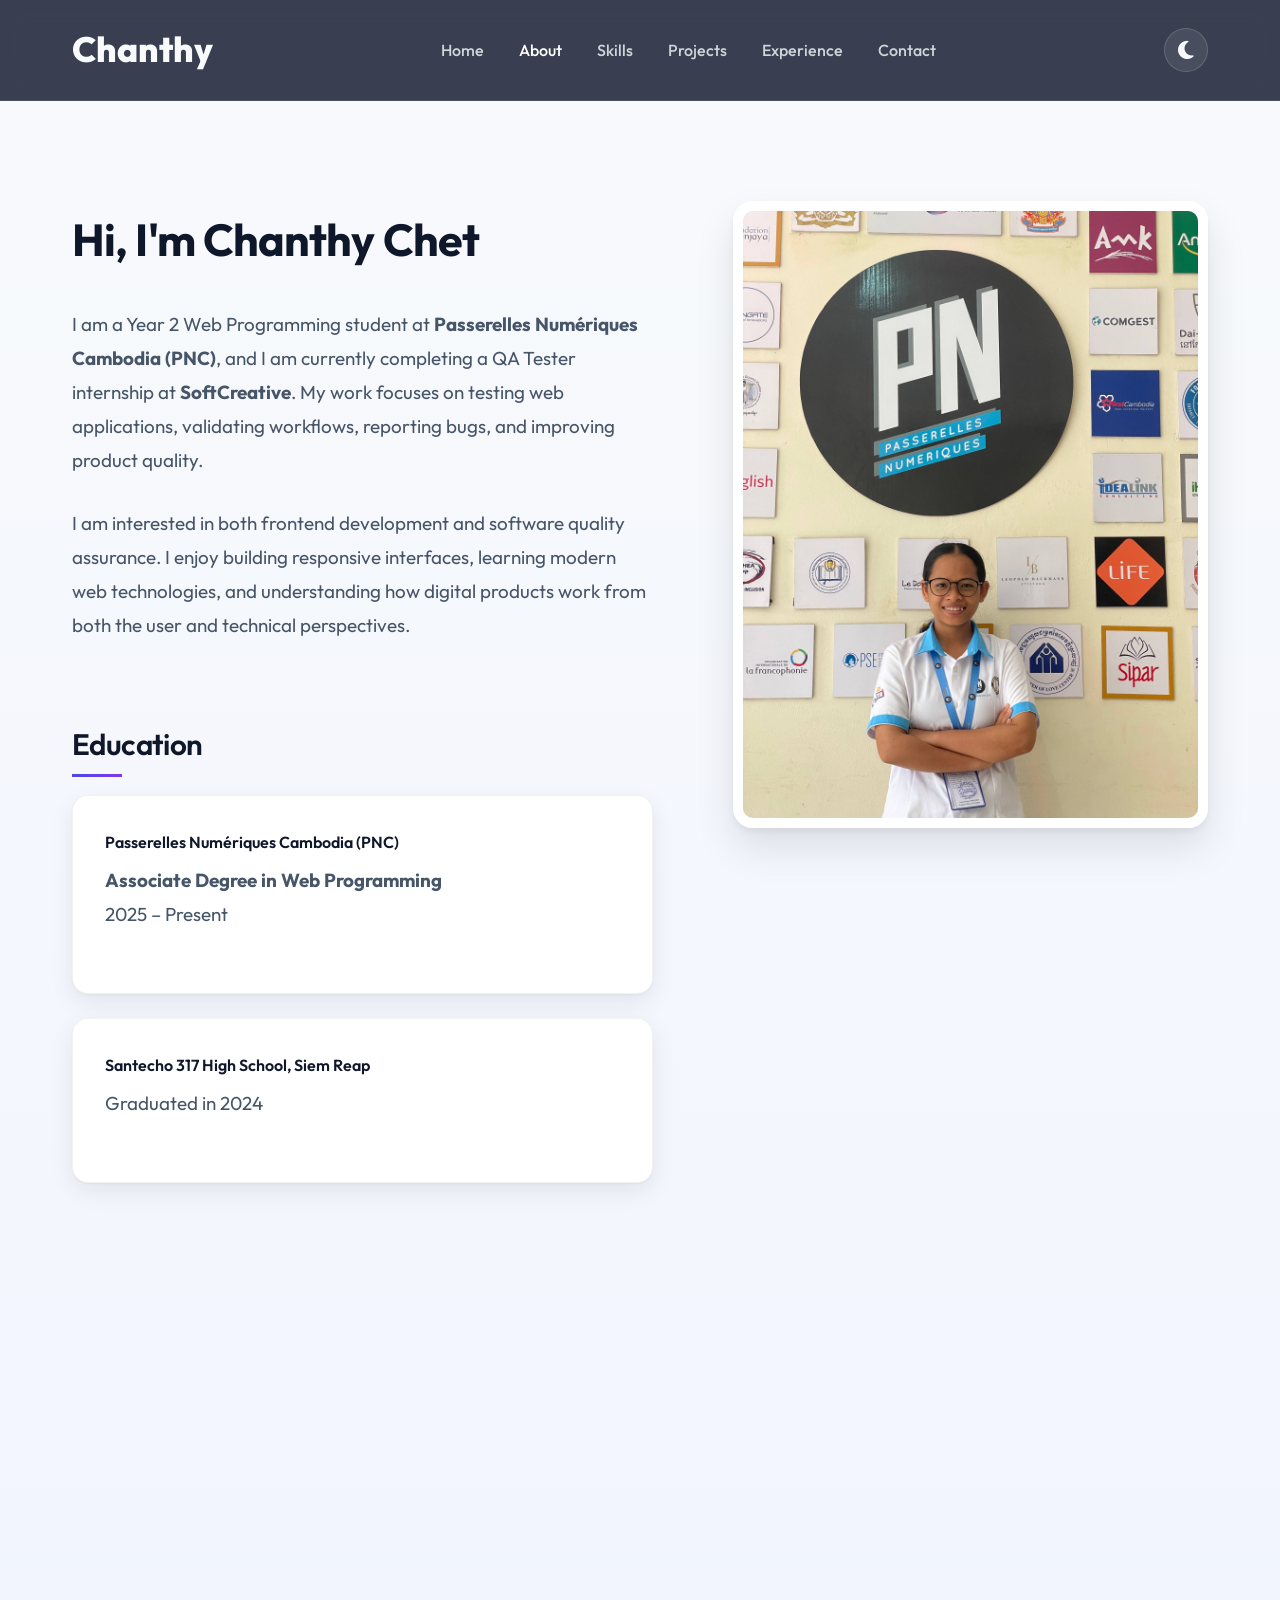
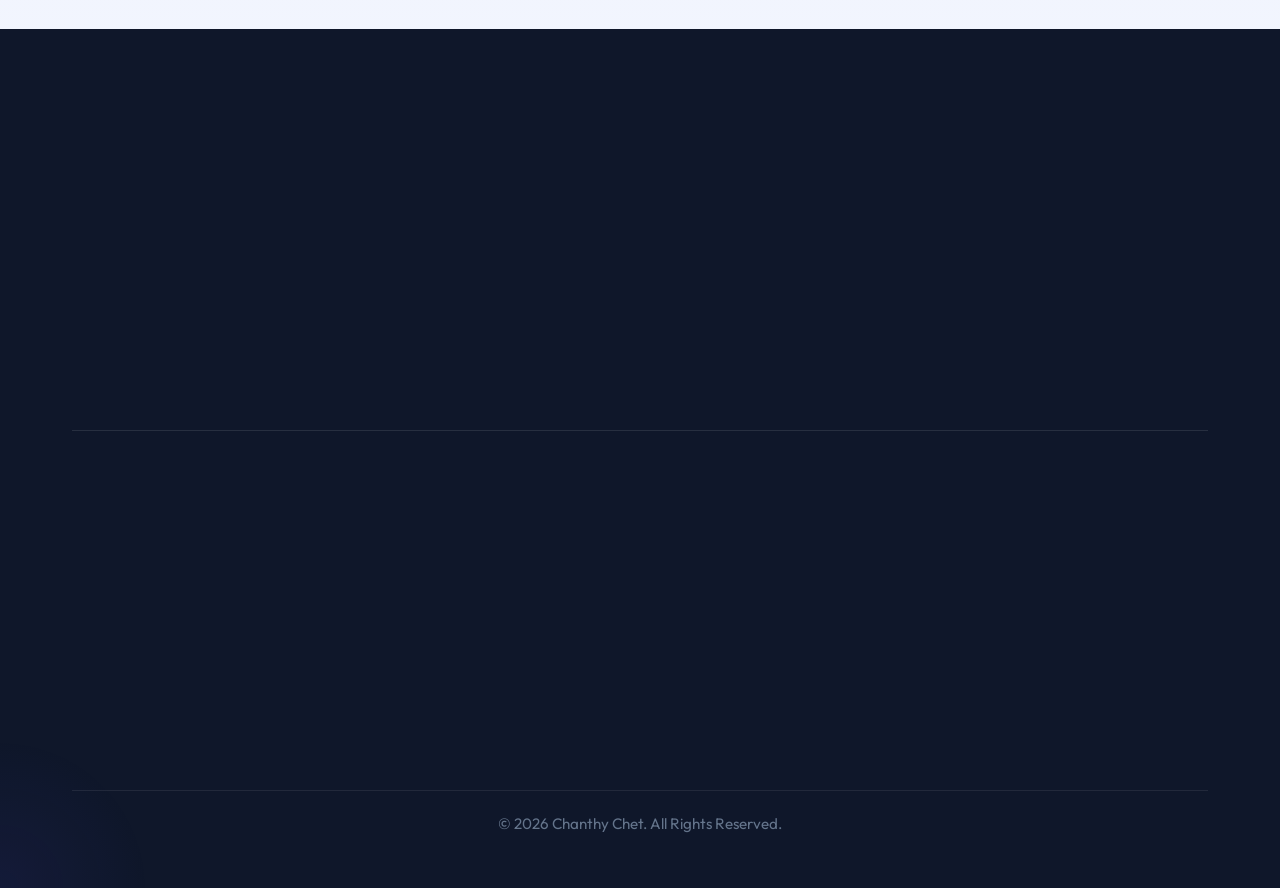
<file: pages/about.html>
<!DOCTYPE html>
<html lang="en">
<head>
    <meta charset="UTF-8">
    <meta name="viewport" content="width=device-width, initial-scale=1.0">
    <title>About | Chanthy Chet</title>
    <link rel="stylesheet" href="../css/about.css">
    <link rel="stylesheet" href="https://cdnjs.cloudflare.com/ajax/libs/font-awesome/6.5.0/css/all.min.css">
</head>
<body>
    <!-- Navigation -->
    <nav class="navbar">
        <div class="nav-container">
            <a href="../index.html" class="logo">Chanthy</a>
            <div class="nav-links" id="navLinks">
                <a href="../index.html">Home</a>
                <a href="about.html" class="active">About</a>
                <a href="skills.html">Skills</a>
                <a href="projects.html">Projects</a>
                <a href="experience.html">Experience</a>
                <a href="contact.html">Contact</a>
            </div>
            <button class="hamburger" id="hamburger" aria-label="Toggle menu"><i class="fas fa-bars"></i></button>
            <button class="theme-toggle" id="themeToggle" title="Toggle Dark Mode" aria-label="Toggle dark mode"><i class="fas fa-moon"></i></button>
        </div>
    </nav>



    <section class="about-content">
        <div class="container">
            <div class="about-grid">
                <!-- Left Column -->
                <div class="about-text">
                    <h2>Hi, I'm Chanthy Chet</h2>
                    <p>I am a Year 2 Web Programming student at <strong>Passerelles Numériques Cambodia (PNC)</strong>, and I am currently completing a QA Tester internship at <strong>SoftCreative</strong>. My work focuses on testing web applications, validating workflows, reporting bugs, and improving product quality.</p>
                    <p>I am interested in both frontend development and software quality assurance. I enjoy building responsive interfaces, learning modern web technologies, and understanding how digital products work from both the user and technical perspectives.</p>
                    
                    <h3>Education</h3>
                    <div class="education-item">
                        <h4>Passerelles Numériques Cambodia (PNC)</h4>
                        <p><strong>Associate Degree in Web Programming</strong><br>2025 – Present</p>
                    </div>
                    <div class="education-item">
                        <h4>Santecho 317 High School, Siem Reap</h4>
                        <p>Graduated in 2024</p>
                    </div>

                    <h3>Current Focus</h3>
                    <p>I am improving my manual testing skills, writing clear test cases, reporting bugs effectively, and expanding my knowledge in web development and AI-related technologies. I am looking for internship and junior-level opportunities where I can continue learning from experienced professionals.</p>
                </div>

                <!-- Right Column -->
                <div class="about-image">
                    <img src="../assets/images/profile.jpg" alt="Chanthy Chet">
                </div>
            </div>
        </div>
    </section>

     <!-- Footer -->
    <footer class="footer-section">
        <div class="footer-container">
            
            <!-- Top Section -->
            <div class="footer-top">
                <!-- About Me -->
                <div class="footer-col">
                    <h3>About Me</h3>
                    <p>I'm Chanthy Chet, a passionate frontend web developer specializing in creating modern and responsive websites. I love coding, design, and making the web beautiful and functional.</p>
                </div>

                <!-- Quick Links -->
                <div class="footer-col">
                    <h3>Quick Links</h3>
                    <ul>
                        <li><a href="../index.html">• Home</a></li>
                        <li><a href="about.html">• About</a></li>
                        <li><a href="skills.html">• Skills</a></li>
                        <li><a href="projects.html">• Projects</a></li>
                        <li><a href="contact.html">• Contact</a></li>
                    </ul>
                </div>

                <!-- Contact Info -->
                <div class="footer-col">
                    <h3>Contact Info</h3>
                    <ul class="contact-list">
                        <li><span>Email:</span> <a href="mailto:cthy4313@gmail.com">cthy4313@gmail.com</a></li>
                        <li><span>Phone:</span> +855 86 663 272</li>
                        <li><span>Location:</span> Phnom Penh, Cambodia</li>
                    </ul>
                </div>

                <!-- Follow Me -->
                <div class="footer-col">
                    <h3>Follow Me</h3>
                    <div class="social-icons">
                        <a href="https://github.com/CHANthy-thy" target="_blank"><i class="fab fa-github"></i></a>
                        <a href="https://www.linkedin.com/in/chanthy-chet-0b4408387" target="_blank"><i class="fab fa-linkedin"></i></a>
                        <a href="https://wa.me/85586663272" target="_blank"><i class="fab fa-whatsapp"></i></a>
                    </div>
                </div>
            </div>

            <div class="divider"></div>

            <!-- Bottom Section -->
            <div class="footer-bottom">
                <!-- Services -->
                <div class="footer-col">
                    <h3>Services</h3>
                    <ul>
                        <li>Web Developer</li>
                        <li>Graphic Design</li>
                        <li>UI/UX Design</li>
                        <li>QA Tester</li>
                        <li>Project Manager</li>
                    </ul>
                </div>

                <!-- Skills -->
                <div class="footer-col">
                    <h3>Skills</h3>
                    <ul>
                        <li>HTML5 & CSS3</li>
                        <li>JavaScript (ES6+)</li>
                        <li>React.js</li>
                        <li>Responsive Design</li>
                        <li>Git & Version Control</li>
                    </ul>
                </div>

                <!-- Newsletter -->
                <div class="footer-col newsletter-col">
                    <h3>Newsletter</h3>
                    <p>Subscribe to get the latest updates and news.</p>
                    <form class="footer-form">
                        <input type="email" placeholder="Your email address" required>
                        <button type="submit">Subscribe</button>
                    </form>
                </div>
            </div>

            <!-- Copyright -->
            <div class="copyright">
                © 2026 Chanthy Chet. All Rights Reserved.
            </div>
        </div>
    </footer>

    <script src="../js/main.js"></script>
</body>
</html>
</file>
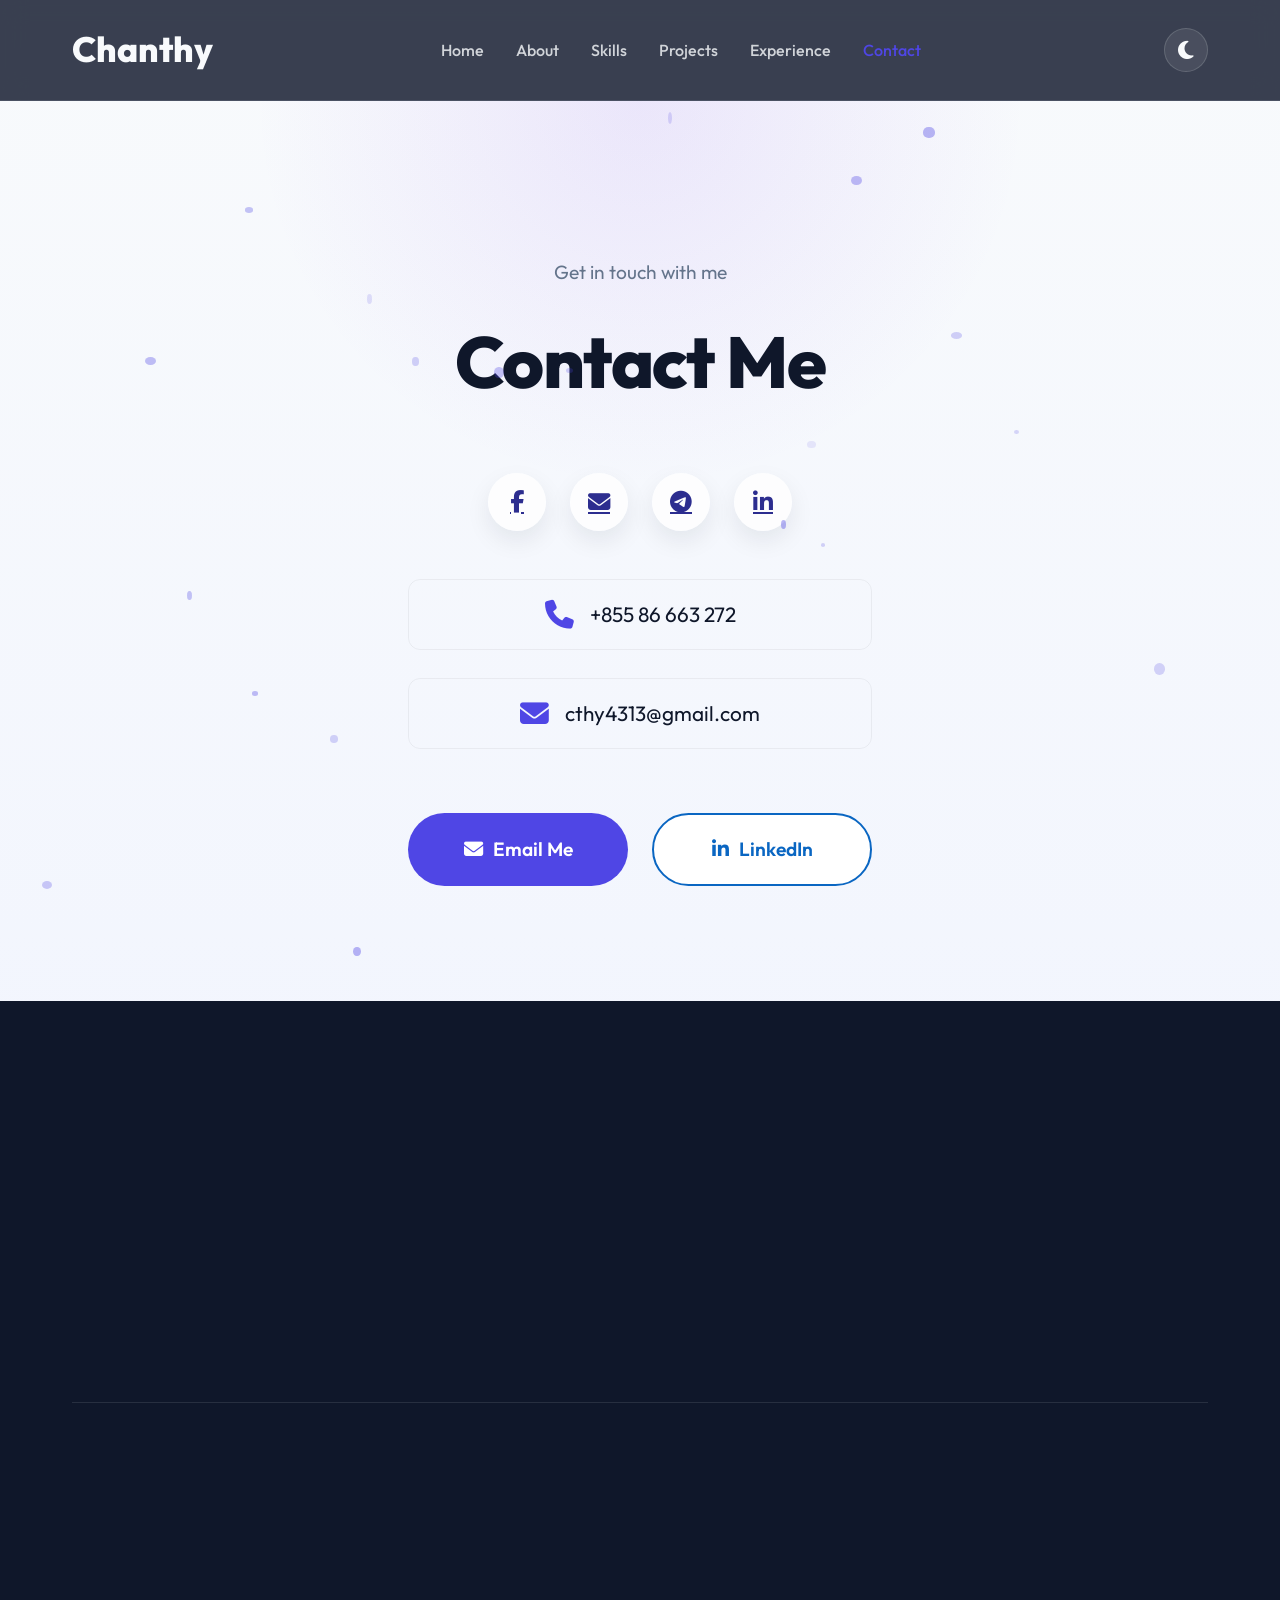
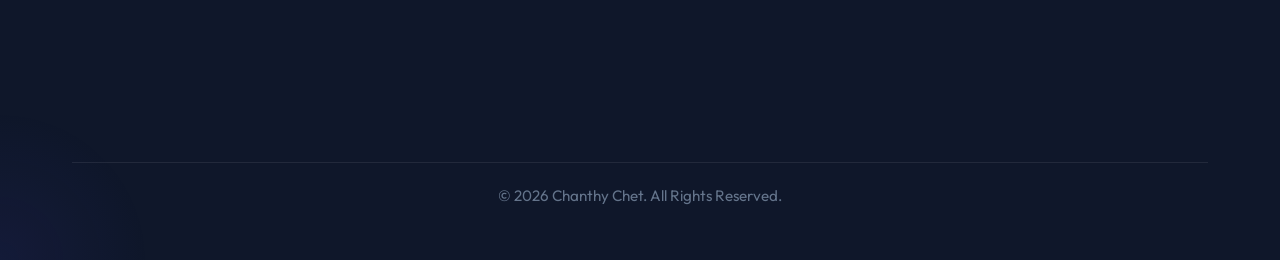
<file: pages/contact.html>
<!DOCTYPE html>
<html lang="en">
<head>
    <meta charset="UTF-8">
    <meta name="viewport" content="width=device-width, initial-scale=1.0">
    <title>Contact | Chanthy Chet</title>
    <link rel="stylesheet" href="../css/contact.css">
    <link rel="stylesheet" href="https://cdnjs.cloudflare.com/ajax/libs/font-awesome/6.5.0/css/all.min.css">
</head>
<body>
    <!-- Navigation -->
    <nav class="navbar">
        <div class="nav-container">
            <a href="../index.html" class="logo">Chanthy</a>
            <div class="nav-links" id="navLinks">
                <a href="../index.html">Home</a>
                <a href="about.html">About</a>
                <a href="skills.html">Skills</a>
                <a href="projects.html">Projects</a>
                <a href="experience.html">Experience</a>
                <a href="contact.html" class="active">Contact</a>
            </div>
            <button class="hamburger" id="hamburger" aria-label="Toggle menu"><i class="fas fa-bars"></i></button>
            <button class="theme-toggle" id="themeToggle" title="Toggle Dark Mode" aria-label="Toggle dark mode"><i class="fas fa-moon"></i></button>
        </div>
    </nav>

    <section class="contact-hero">
        <div class="container">
            <p class="get-in-touch">Get in touch with me</p>
            <h1>Contact Me</h1>

            <!-- Social Icons -->
            <div class="social-icons-top">
                <a href="https://www.facebook.com/share/18ey9axRV6/?mibextid=wwXIfr" target="_blank"><i class="fab fa-facebook-f"></i></a>
                <a href="mailto:cthy4313@gmail.com"><i class="fas fa-envelope"></i></a>
                <a href="https://t.me/chanthyCHET" target="_blank"><i class="fab fa-telegram-plane"></i></a>
                <a href="https://www.linkedin.com/in/chanthy-chet-0b4408387" target="_blank"><i class="fab fa-linkedin-in"></i></a>
            </div>

            <!-- Contact Info -->
            <div class="contact-info">
                <div class="info-item">
                    <i class="fas fa-phone"></i>
                    <a href="tel:+85586663272">+855 86 663 272</a>
                </div>
                <div class="info-item">
                    <i class="fas fa-envelope"></i>
                    <a href="mailto:cthy4313@gmail.com">cthy4313@gmail.com</a>
                </div>
            </div>

            <!-- Big Action Buttons -->
            <div class="action-buttons">
                <a href="mailto:cthy4313@gmail.com" class="btn email-btn">
                    <i class="fas fa-envelope"></i> Email Me
                </a>
                <a href="https://www.linkedin.com/in/chanthy-chet-0b4408387" target="_blank" class="btn linkedin-btn">
                    <i class="fab fa-linkedin-in"></i> LinkedIn
                </a>
            </div>
        </div>
    </section>

     <!-- Footer -->
    <footer class="footer-section">
        <div class="footer-container">
            
            <!-- Top Section -->
            <div class="footer-top">
                <!-- About Me -->
                <div class="footer-col">
                    <h3>About Me</h3>
                    <p>I'm Chanthy Chet, a passionate frontend web developer specializing in creating modern and responsive websites. I love coding, design, and making the web beautiful and functional.</p>
                </div>

                <!-- Quick Links -->
                <div class="footer-col">
                    <h3>Quick Links</h3>
                    <ul>
                        <li><a href="../index.html">• Home</a></li>
                        <li><a href="about.html">• About</a></li>
                        <li><a href="skills.html">• Skills</a></li>
                        <li><a href="projects.html">• Projects</a></li>
                        <li><a href="contact.html">• Contact</a></li>
                    </ul>
                </div>

                <!-- Contact Info -->
                <div class="footer-col">
                    <h3>Contact Info</h3>
                    <ul class="contact-list">
                        <li><span>Email:</span> <a href="mailto:cthy4313@gmail.com">cthy4313@gmail.com</a></li>
                        <li><span>Phone:</span> +855 86 663 272</li>
                        <li><span>Location:</span> Phnom Penh, Cambodia</li>
                    </ul>
                </div>

                <!-- Follow Me -->
                <div class="footer-col">
                    <h3>Follow Me</h3>
                    <div class="social-icons">
                        <a href="https://github.com/CHANthy-thy" target="_blank"><i class="fab fa-github"></i></a>
                        <a href="https://www.linkedin.com/in/chanthy-chet-0b4408387" target="_blank"><i class="fab fa-linkedin"></i></a>
                        <a href="https://wa.me/85586663272" target="_blank"><i class="fab fa-whatsapp"></i></a>
                    </div>
                </div>
            </div>

            <div class="divider"></div>

            <!-- Bottom Section -->
            <div class="footer-bottom">
                <!-- Services -->
                <div class="footer-col">
                    <h3>Services</h3>
                    <ul>
                        <li>Web Developer</li>
                        <li>Graphic Design</li>
                        <li>UI/UX Design</li>
                        <li>QA Tester</li>
                        <li>Project Manager</li>
                    </ul>
                </div>

                <!-- Skills -->
                <div class="footer-col">
                    <h3>Skills</h3>
                    <ul>
                        <li>HTML5 & CSS3</li>
                        <li>JavaScript (ES6+)</li>
                        <li>React.js</li>
                        <li>Responsive Design</li>
                        <li>Git & Version Control</li>
                    </ul>
                </div>

                <!-- Newsletter -->
                <div class="footer-col newsletter-col">
                    <h3>Newsletter</h3>
                    <p>Subscribe to get the latest updates and news.</p>
                    <form class="footer-form">
                        <input type="email" placeholder="Your email address" required>
                        <button type="submit">Subscribe</button>
                    </form>
                </div>
            </div>

            <!-- Copyright -->
            <div class="copyright">
                © 2026 Chanthy Chet. All Rights Reserved.
            </div>
        </div>
    </footer>

    <script src="../js/main.js"></script>
</body>
</html>
</file>
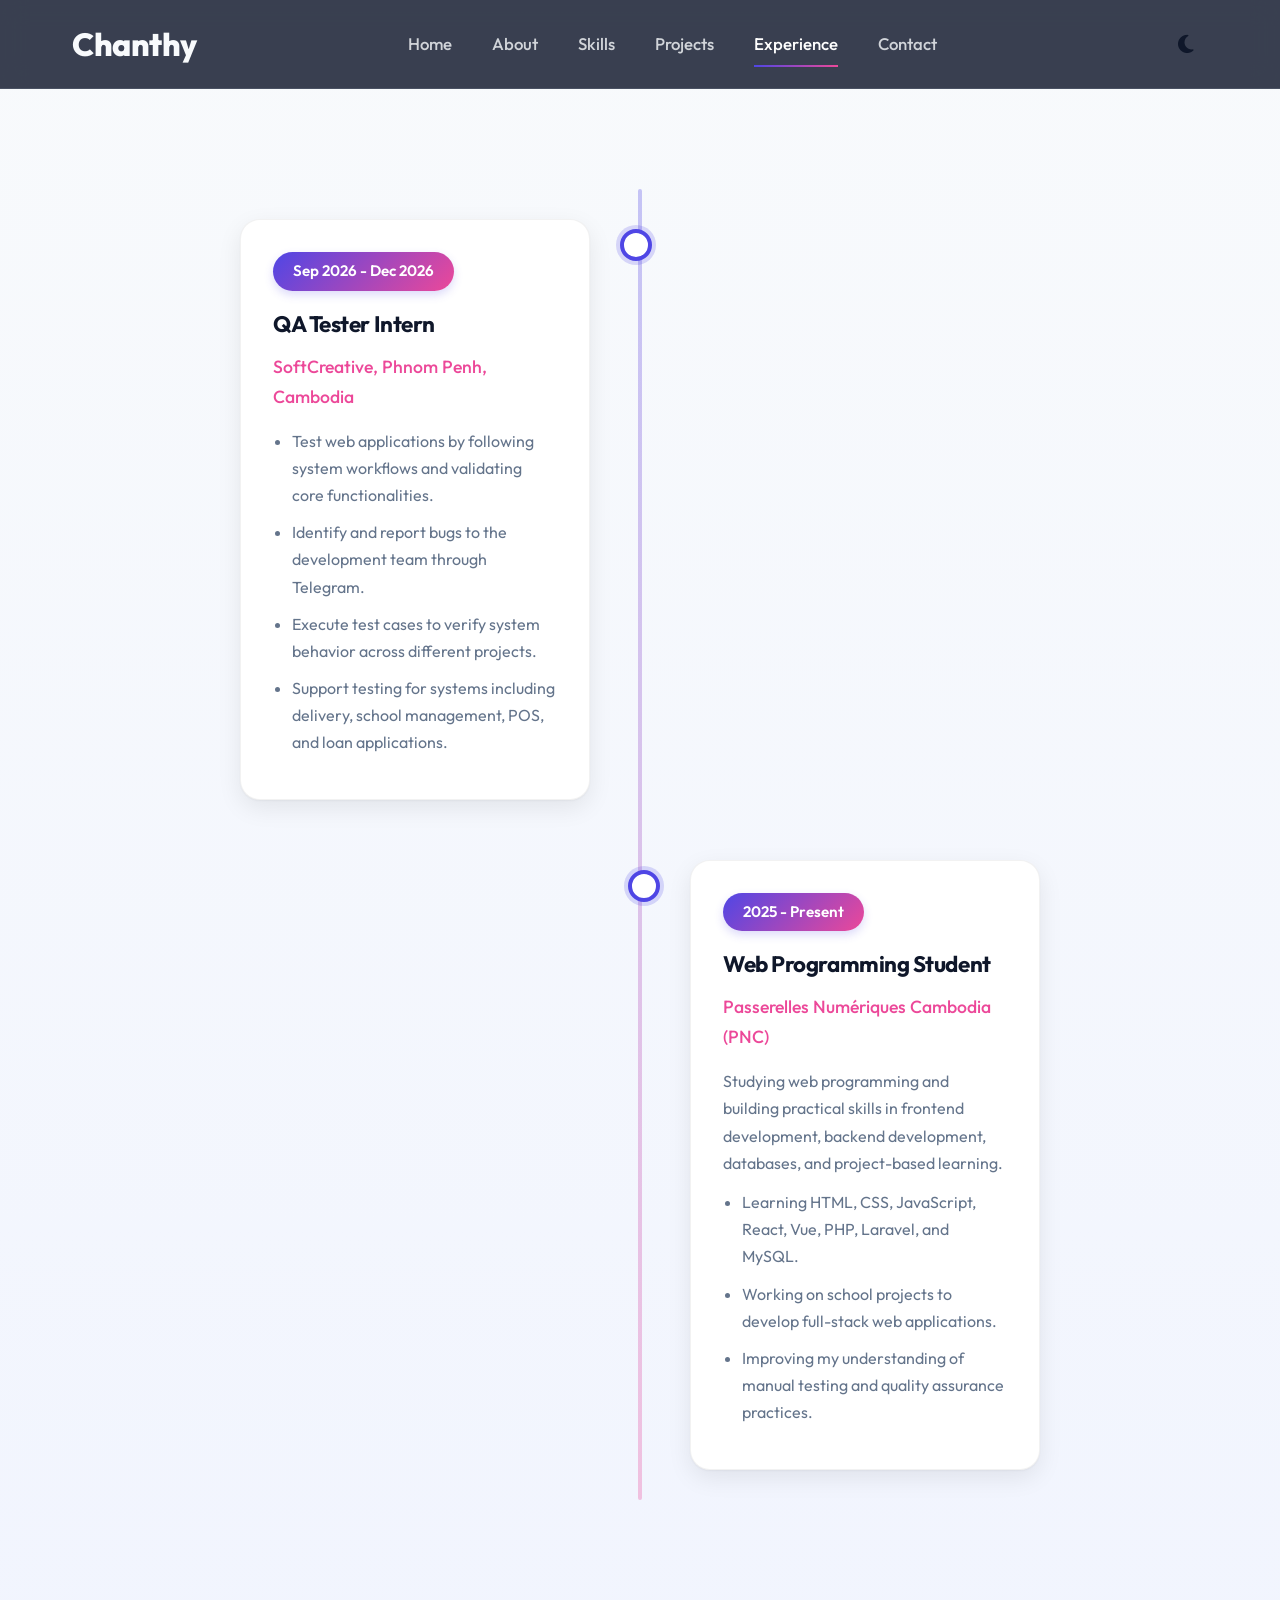
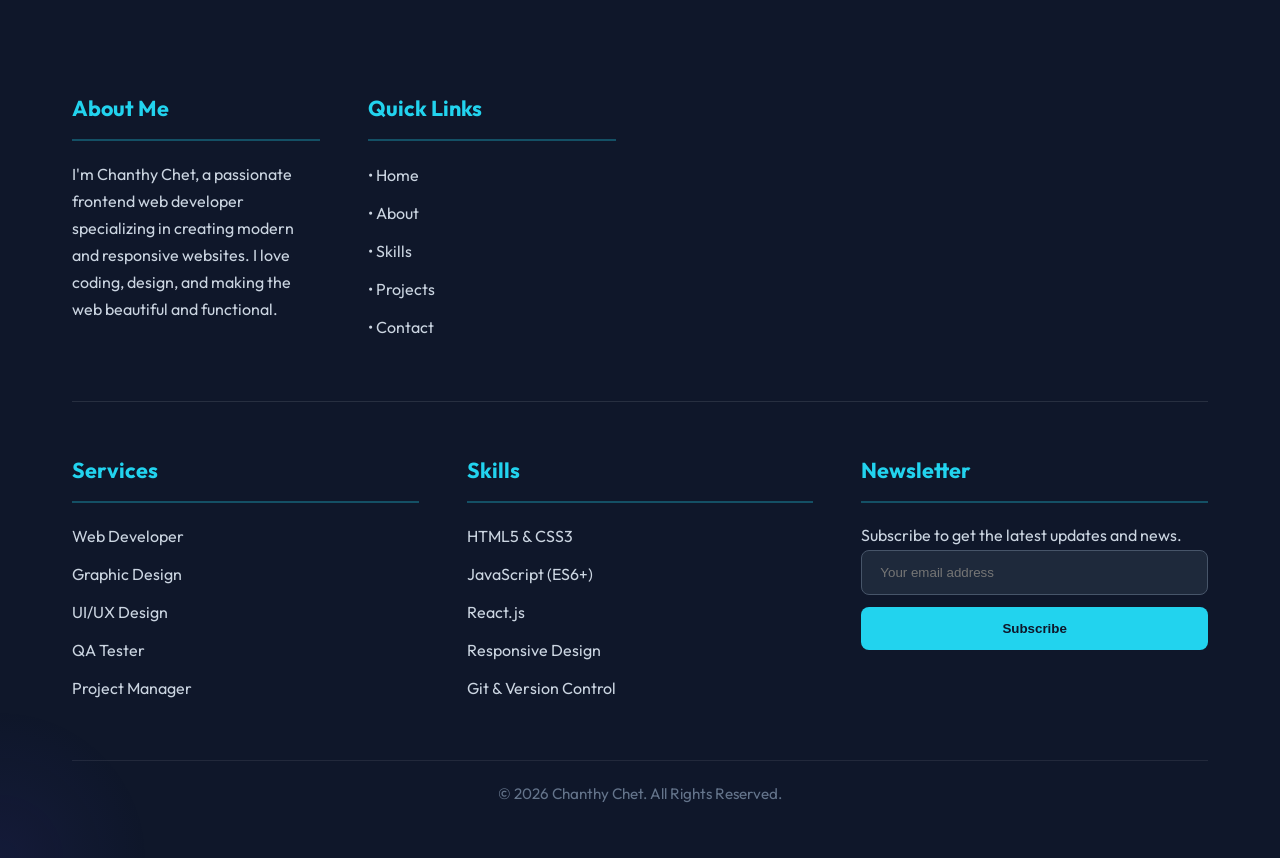
<file: pages/experience.html>
<!DOCTYPE html>
<html lang="en">
<head>
    <meta charset="UTF-8">
    <meta name="viewport" content="width=device-width, initial-scale=1.0">
    <title>Experience | Chanthy Chet</title>
    <link rel="stylesheet" href="../css/experience.css">
    <link rel="stylesheet" href="https://cdnjs.cloudflare.com/ajax/libs/font-awesome/6.5.0/css/all.min.css">
</head>
<body>
    <!-- Navigation -->
    <nav class="navbar">
        <div class="nav-container">
            <a href="../index.html" class="logo">Chanthy</a>
            <div class="nav-links" id="navLinks">
                <a href="../index.html">Home</a>
                <a href="about.html">About</a>
                <a href="skills.html">Skills</a>
                <a href="projects.html">Projects</a>
                <a href="experience.html" class="active">Experience</a>
                <a href="contact.html">Contact</a>
            </div>
            <button class="hamburger" id="hamburger" aria-label="Toggle menu"><i class="fas fa-bars"></i></button>
            <button class="theme-toggle" id="themeToggle" title="Toggle Dark Mode" aria-label="Toggle dark mode"><i class="fas fa-moon"></i></button>
        </div>
    </nav>


    <section class="experience-section">
        <div class="container">
            <div class="timeline">
                <div class="timeline-item">
                    <div class="timeline-content">
                        <span class="date">Sep 2026 - Dec 2026</span>
                        <h3>QA Tester Intern</h3>
                        <p class="company">SoftCreative, Phnom Penh, Cambodia</p>
                        <ul>
                            <li>Test web applications by following system workflows and validating core functionalities.</li>
                            <li>Identify and report bugs to the development team through Telegram.</li>
                            <li>Execute test cases to verify system behavior across different projects.</li>
                            <li>Support testing for systems including delivery, school management, POS, and loan applications.</li>
                        </ul>
                    </div>
                </div>

                <div class="timeline-item">
                    <div class="timeline-content">
                        <span class="date">2025 - Present</span>
                        <h3>Web Programming Student</h3>
                        <p class="company">Passerelles Numériques Cambodia (PNC)</p>
                        <p>Studying web programming and building practical skills in frontend development, backend development, databases, and project-based learning.</p>
                        <ul>
                            <li>Learning HTML, CSS, JavaScript, React, Vue, PHP, Laravel, and MySQL.</li>
                            <li>Working on school projects to develop full-stack web applications.</li>
                            <li>Improving my understanding of manual testing and quality assurance practices.</li>
                        </ul>
                    </div>
                </div>
            </div>
        </div>
    </section>

     <!-- Footer -->
    <footer class="footer-section">
        <div class="footer-container">
            
            <!-- Top Section -->
            <div class="footer-top">
                <!-- About Me -->
                <div class="footer-col">
                    <h3>About Me</h3>
                    <p>I'm Chanthy Chet, a passionate frontend web developer specializing in creating modern and responsive websites. I love coding, design, and making the web beautiful and functional.</p>
                </div>

                <!-- Quick Links -->
                <div class="footer-col">
                    <h3>Quick Links</h3>
                    <ul>
                        <li><a href="../index.html">• Home</a></li>
                        <li><a href="about.html">• About</a></li>
                        <li><a href="skills.html">• Skills</a></li>
                        <li><a href="projects.html">• Projects</a></li>
                        <li><a href="contact.html">• Contact</a></li>
                    </ul>
                </div>

                <!-- Contact Info -->
                <div class="footer-col">
                    <h3>Contact Info</h3>
                    <ul class="contact-list">
                        <li><span>Email:</span> <a href="mailto:cthy4313@gmail.com">cthy4313@gmail.com</a></li>
                        <li><span>Phone:</span> +855 86 663 272</li>
                        <li><span>Location:</span> Phnom Penh, Cambodia</li>
                    </ul>
                </div>

                <!-- Follow Me -->
                <div class="footer-col">
                    <h3>Follow Me</h3>
                    <div class="social-icons">
                        <a href="https://github.com/CHANthy-thy" target="_blank"><i class="fab fa-github"></i></a>
                        <a href="https://www.linkedin.com/in/chanthy-chet-0b4408387" target="_blank"><i class="fab fa-linkedin"></i></a>
                        <a href="https://wa.me/85586663272" target="_blank"><i class="fab fa-whatsapp"></i></a>
                    </div>
                </div>
            </div>

            <div class="divider"></div>

            <!-- Bottom Section -->
            <div class="footer-bottom">
                <!-- Services -->
                <div class="footer-col">
                    <h3>Services</h3>
                    <ul>
                        <li>Web Developer</li>
                        <li>Graphic Design</li>
                        <li>UI/UX Design</li>
                        <li>QA Tester</li>
                        <li>Project Manager</li>
                    </ul>
                </div>

                <!-- Skills -->
                <div class="footer-col">
                    <h3>Skills</h3>
                    <ul>
                        <li>HTML5 & CSS3</li>
                        <li>JavaScript (ES6+)</li>
                        <li>React.js</li>
                        <li>Responsive Design</li>
                        <li>Git & Version Control</li>
                    </ul>
                </div>

                <!-- Newsletter -->
                <div class="footer-col newsletter-col">
                    <h3>Newsletter</h3>
                    <p>Subscribe to get the latest updates and news.</p>
                    <form class="footer-form">
                        <input type="email" placeholder="Your email address" required>
                        <button type="submit">Subscribe</button>
                    </form>
                </div>
            </div>

            <!-- Copyright -->
            <div class="copyright">
                © 2026 Chanthy Chet. All Rights Reserved.
            </div>
        </div>
    </footer>

    <script src="../js/main.js"></script>
</body>
</html>
</file>
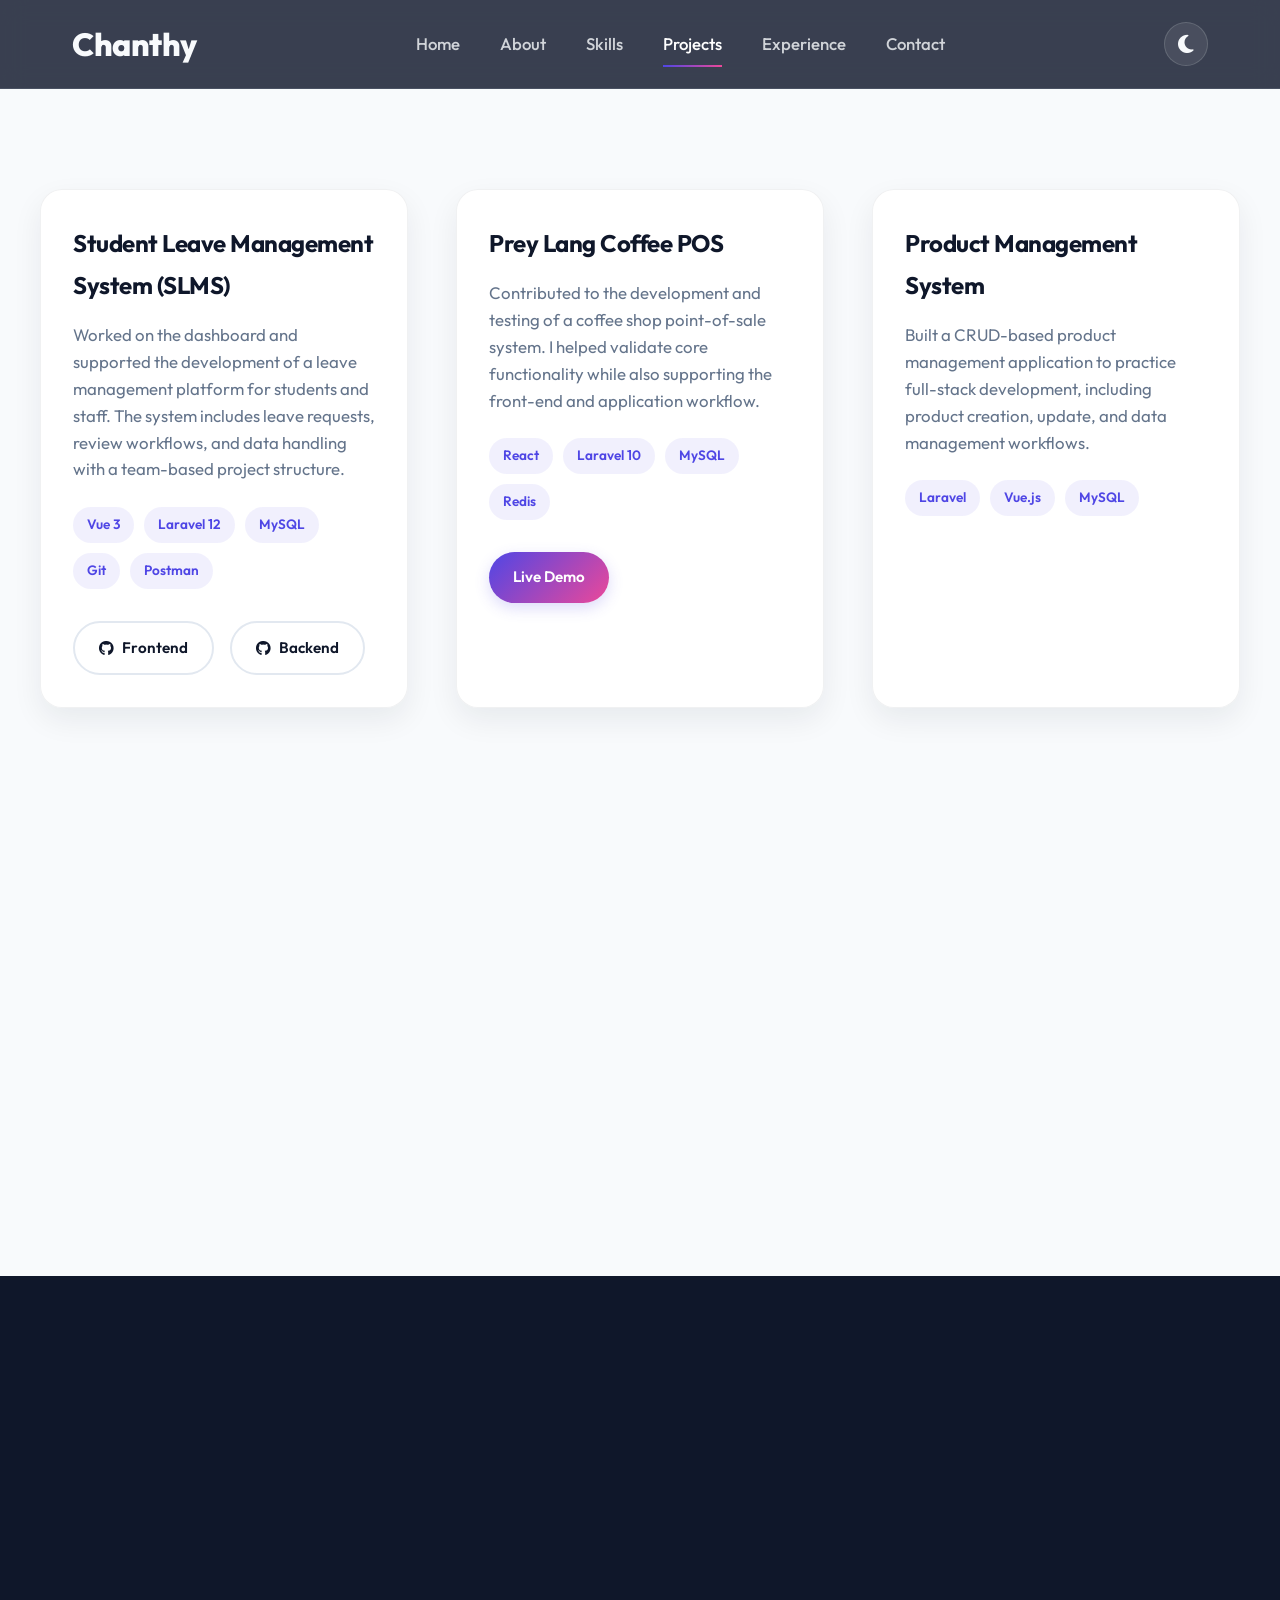
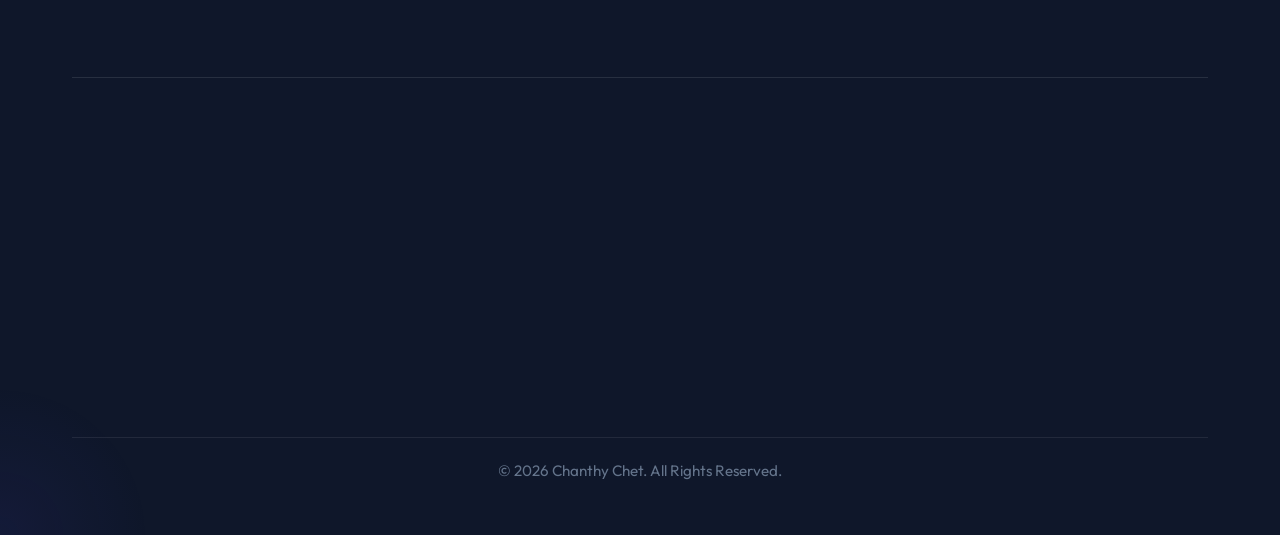
<file: pages/projects.html>
<!DOCTYPE html>
<html lang="en">
<head>
    <meta charset="UTF-8">
    <meta name="viewport" content="width=device-width, initial-scale=1.0">
    <title>Projects | Chanthy Chet</title>
    <link rel="stylesheet" href="../css/projects.css">
    <link rel="stylesheet" href="https://cdnjs.cloudflare.com/ajax/libs/font-awesome/6.5.0/css/all.min.css">
</head>
<body>
    <!-- Navigation -->
    <nav class="navbar">
        <div class="nav-container">
            <a href="../index.html" class="logo">Chanthy</a>
            <div class="nav-links" id="navLinks">
                <a href="../index.html">Home</a>
                <a href="about.html">About</a>
                <a href="skills.html">Skills</a>
                <a href="projects.html" class="active">Projects</a>
                <a href="experience.html">Experience</a>
                <a href="contact.html">Contact</a>
            </div>
            <button class="hamburger" id="hamburger" aria-label="Toggle menu"><i class="fas fa-bars"></i></button>
            <button class="theme-toggle" id="themeToggle" title="Toggle Dark Mode" aria-label="Toggle dark mode"><i class="fas fa-moon"></i></button>
        </div>
    </nav>



    <section class="projects-section">
        <div class="container">
            <div class="projects-grid">
                <div class="project-card">
                    <div class="project-image"></div>
                    <div class="project-info">
                        <h3>Student Leave Management System (SLMS)</h3>
                        <p>Worked on the dashboard and supported the development of a leave management platform for students and staff. The system includes leave requests, review workflows, and data handling with a team-based project structure.</p>
                        <div class="tech-stack">
                            <span>Vue 3</span>
                            <span>Laravel 12</span>
                            <span>MySQL</span>
                            <span>Git</span>
                            <span>Postman</span>
                        </div>
                        <div class="project-links">
                            <a href="https://github.com/G10-SLMS/G10-SLMS-FRONT" target="_blank" class="btn github"><i class="fab fa-github"></i> Frontend</a>
                            <a href="https://github.com/G10-SLMS/G10-SLMS-BACK" target="_blank" class="btn github"><i class="fab fa-github"></i> Backend</a>
                        </div>
                    </div>
                </div>

                <div class="project-card">
                    <div class="project-image"></div>
                    <div class="project-info">
                        <h3>Prey Lang Coffee POS</h3>
                        <p>Contributed to the development and testing of a coffee shop point-of-sale system. I helped validate core functionality while also supporting the front-end and application workflow.</p>
                        <div class="tech-stack">
                            <span>React</span>
                            <span>Laravel 10</span>
                            <span>MySQL</span>
                            <span>Redis</span>
                        </div>
                        <div class="project-links">
                            <a href="https://preylang-coffee-pos.shop" target="_blank" class="btn live">Live Demo</a>
                        </div>
                    </div>
                </div>

                <div class="project-card">
                    <div class="project-image"></div>
                    <div class="project-info">
                        <h3>Product Management System</h3>
                        <p>Built a CRUD-based product management application to practice full-stack development, including product creation, update, and data management workflows.</p>
                        <div class="tech-stack">
                            <span>Laravel</span>
                            <span>Vue.js</span>
                            <span>MySQL</span>
                        </div>
                        <div class="project-links">
                            <a href="https://github.com/CHANthy-thy/backend-product" target="_blank" class="btn github"><i class="fab fa-github"></i> Backend</a>
                            <a href="https://github.com/CHANthy-thy/fronted-product" target="_blank" class="btn github"><i class="fab fa-github"></i> Frontend</a>
                        </div>
                    </div>
                </div>

                <div class="project-card">
                    <div class="project-image"></div>
                    <div class="project-info">
                        <h3>Restaurant Management System</h3>
                        <p>Developed a restaurant management project using Node.js and MySQL to practice backend handling, data flow, and web application logic.</p>
                        <div class="tech-stack">
                            <span>Node.js</span>
                            <span>Express</span>
                            <span>MySQL</span>
                        </div>
                        <div class="project-links">
                            <a href="https://github.com/Yahoo-football/Node_Project_Restaurants" target="_blank" class="btn github"><i class="fab fa-github"></i> Source Code</a>
                        </div>
                    </div>
                </div>

                <div class="project-card">
                    <div class="project-image"></div>
                    <div class="project-info">
                        <h3>QA Testing Practice</h3>
                        <p>Worked on manual testing practice by creating test cases, checking user flows, and documenting bugs for websites and applications.</p>
                        <div class="tech-stack">
                            <span>Manual Testing</span>
                            <span>Test Cases</span>
                            <span>Bug Reporting</span>
                        </div>
                        <div class="project-links">
                            <a href="https://docs.google.com/spreadsheets/d/17OufPcQMGfCCV6n5oONb1FjNvcbuKyo5vKmjvS3j4H0/edit?gid=0#gid=0" target="_blank" class="btn live">Test Report</a>
                        </div>
                    </div>
                </div>

                <div class="project-card">
                    <div class="project-image"></div>
                    <div class="project-info">
                        <h3>Task Management System</h3>
                        <p>Created a small task management interface using HTML, CSS, and JavaScript to strengthen frontend logic and UI interaction design.</p>
                        <div class="tech-stack">
                            <span>HTML</span>
                            <span>CSS</span>
                            <span>JavaScript</span>
                        </div>
                        <div class="project-links">
                            <a href="https://javascript-project-task.vercel.app/#" target="_blank" class="btn live">Live Demo</a>
                        </div>
                    </div>
                </div>
            </div>
        </div>
    </section>

     <!-- Footer -->
    <footer class="footer-section">
        <div class="footer-container">
            
            <!-- Top Section -->
            <div class="footer-top">
                <!-- About Me -->
                <div class="footer-col">
                    <h3>About Me</h3>
                    <p>I'm Chanthy Chet, a passionate frontend web developer specializing in creating modern and responsive websites. I love coding, design, and making the web beautiful and functional.</p>
                </div>

                <!-- Quick Links -->
                <div class="footer-col">
                    <h3>Quick Links</h3>
                    <ul>
                        <li><a href="../index.html">• Home</a></li>
                        <li><a href="about.html">• About</a></li>
                        <li><a href="skills.html">• Skills</a></li>
                        <li><a href="projects.html">• Projects</a></li>
                        <li><a href="contact.html">• Contact</a></li>
                    </ul>
                </div>

                <!-- Contact Info -->
                <div class="footer-col">
                    <h3>Contact Info</h3>
                    <ul class="contact-list">
                        <li><span>Email:</span> <a href="mailto:cthy4313@gmail.com">cthy4313@gmail.com</a></li>
                        <li><span>Phone:</span> +855 86 663 272</li>
                        <li><span>Location:</span> Phnom Penh, Cambodia</li>
                    </ul>
                </div>

                <!-- Follow Me -->
                <div class="footer-col">
                    <h3>Follow Me</h3>
                    <div class="social-icons">
                        <a href="https://github.com/CHANthy-thy" target="_blank"><i class="fab fa-github"></i></a>
                        <a href="https://www.linkedin.com/in/chanthy-chet-0b4408387" target="_blank"><i class="fab fa-linkedin"></i></a>
                        <a href="https://wa.me/85586663272" target="_blank"><i class="fab fa-whatsapp"></i></a>
                    </div>
                </div>
            </div>

            <div class="divider"></div>

            <!-- Bottom Section -->
            <div class="footer-bottom">
                <!-- Services -->
                <div class="footer-col">
                    <h3>Services</h3>
                    <ul>
                        <li>Web Developer</li>
                        <li>Graphic Design</li>
                        <li>UI/UX Design</li>
                        <li>QA Tester</li>
                        <li>Project Manager</li>
                    </ul>
                </div>

                <!-- Skills -->
                <div class="footer-col">
                    <h3>Skills</h3>
                    <ul>
                        <li>HTML5 & CSS3</li>
                        <li>JavaScript (ES6+)</li>
                        <li>React.js</li>
                        <li>Responsive Design</li>
                        <li>Git & Version Control</li>
                    </ul>
                </div>

                <!-- Newsletter -->
                <div class="footer-col newsletter-col">
                    <h3>Newsletter</h3>
                    <p>Subscribe to get the latest updates and news.</p>
                    <form class="footer-form">
                        <input type="email" placeholder="Your email address" required>
                        <button type="submit">Subscribe</button>
                    </form>
                </div>
            </div>

            <!-- Copyright -->
            <div class="copyright">
                © 2026 Chanthy Chet. All Rights Reserved.
            </div>
        </div>
    </footer>

    <script src="../js/main.js"></script>
</body>
</html>
</file>
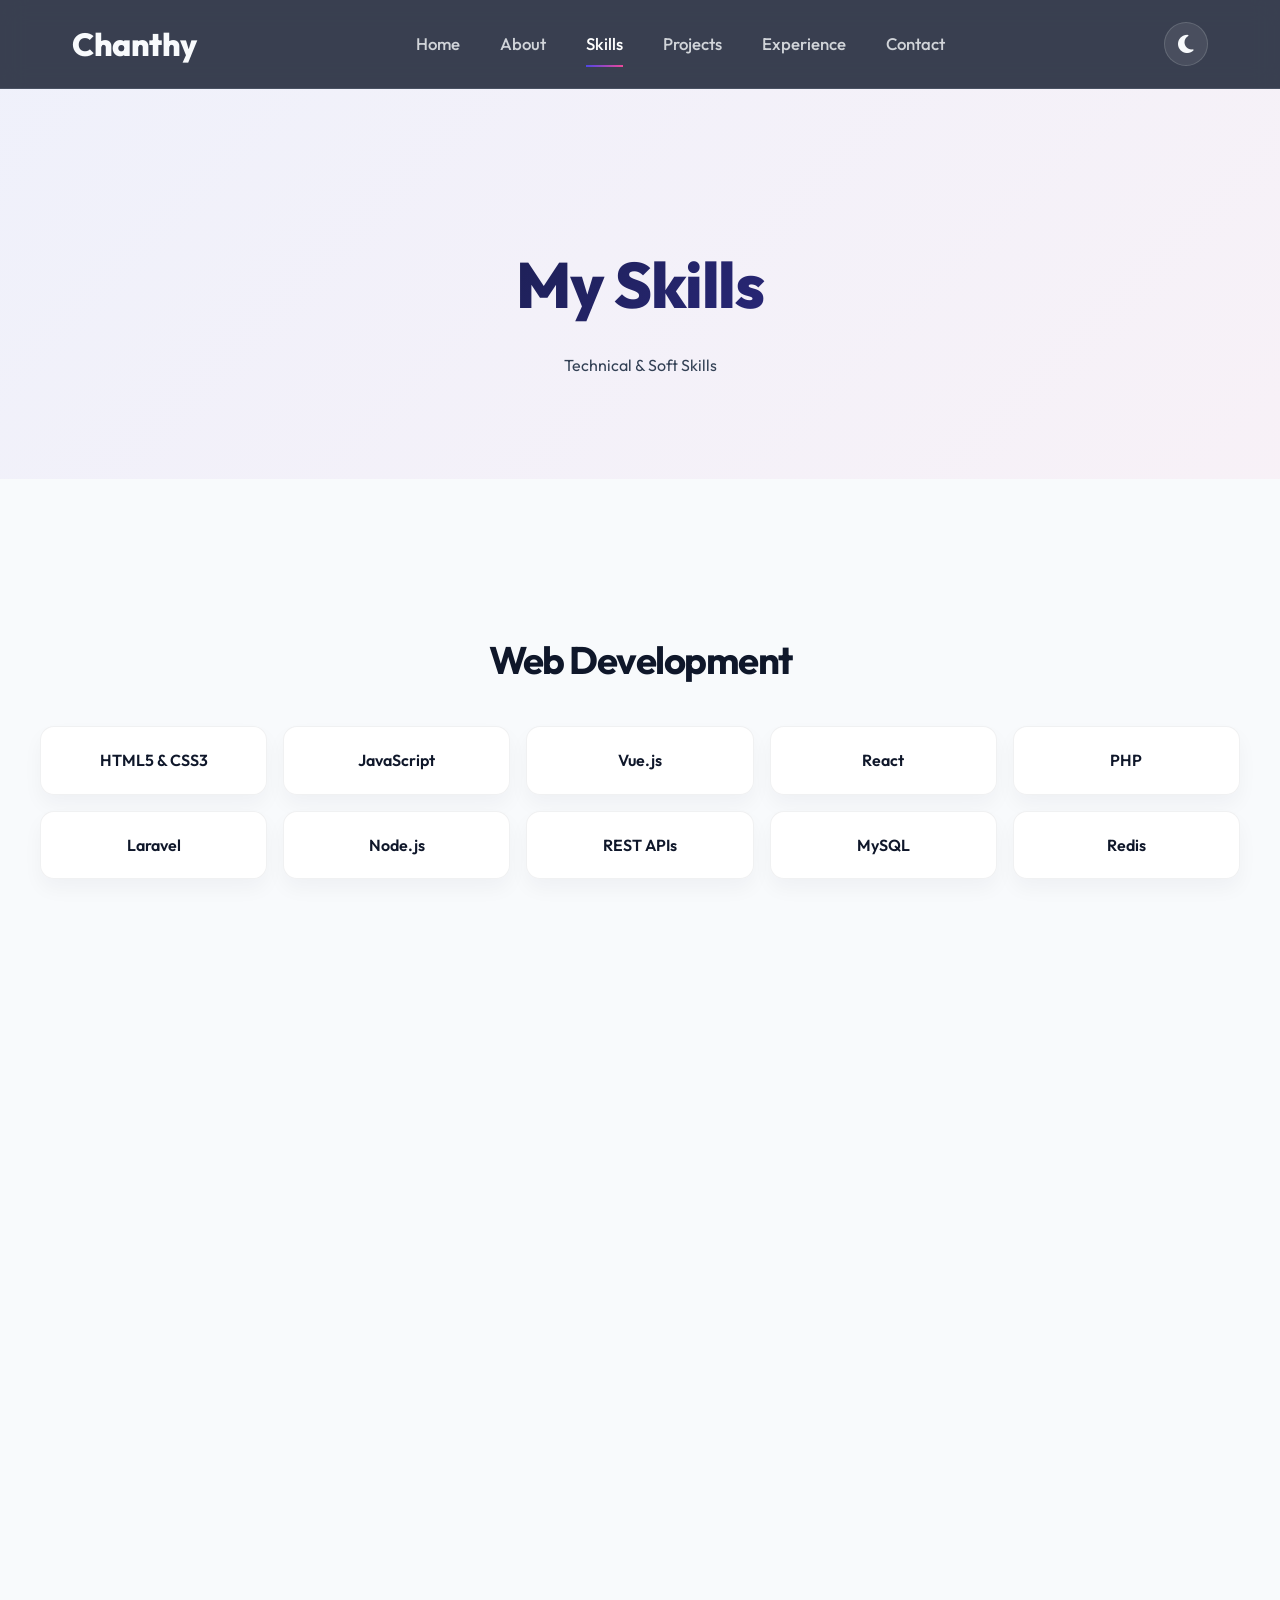
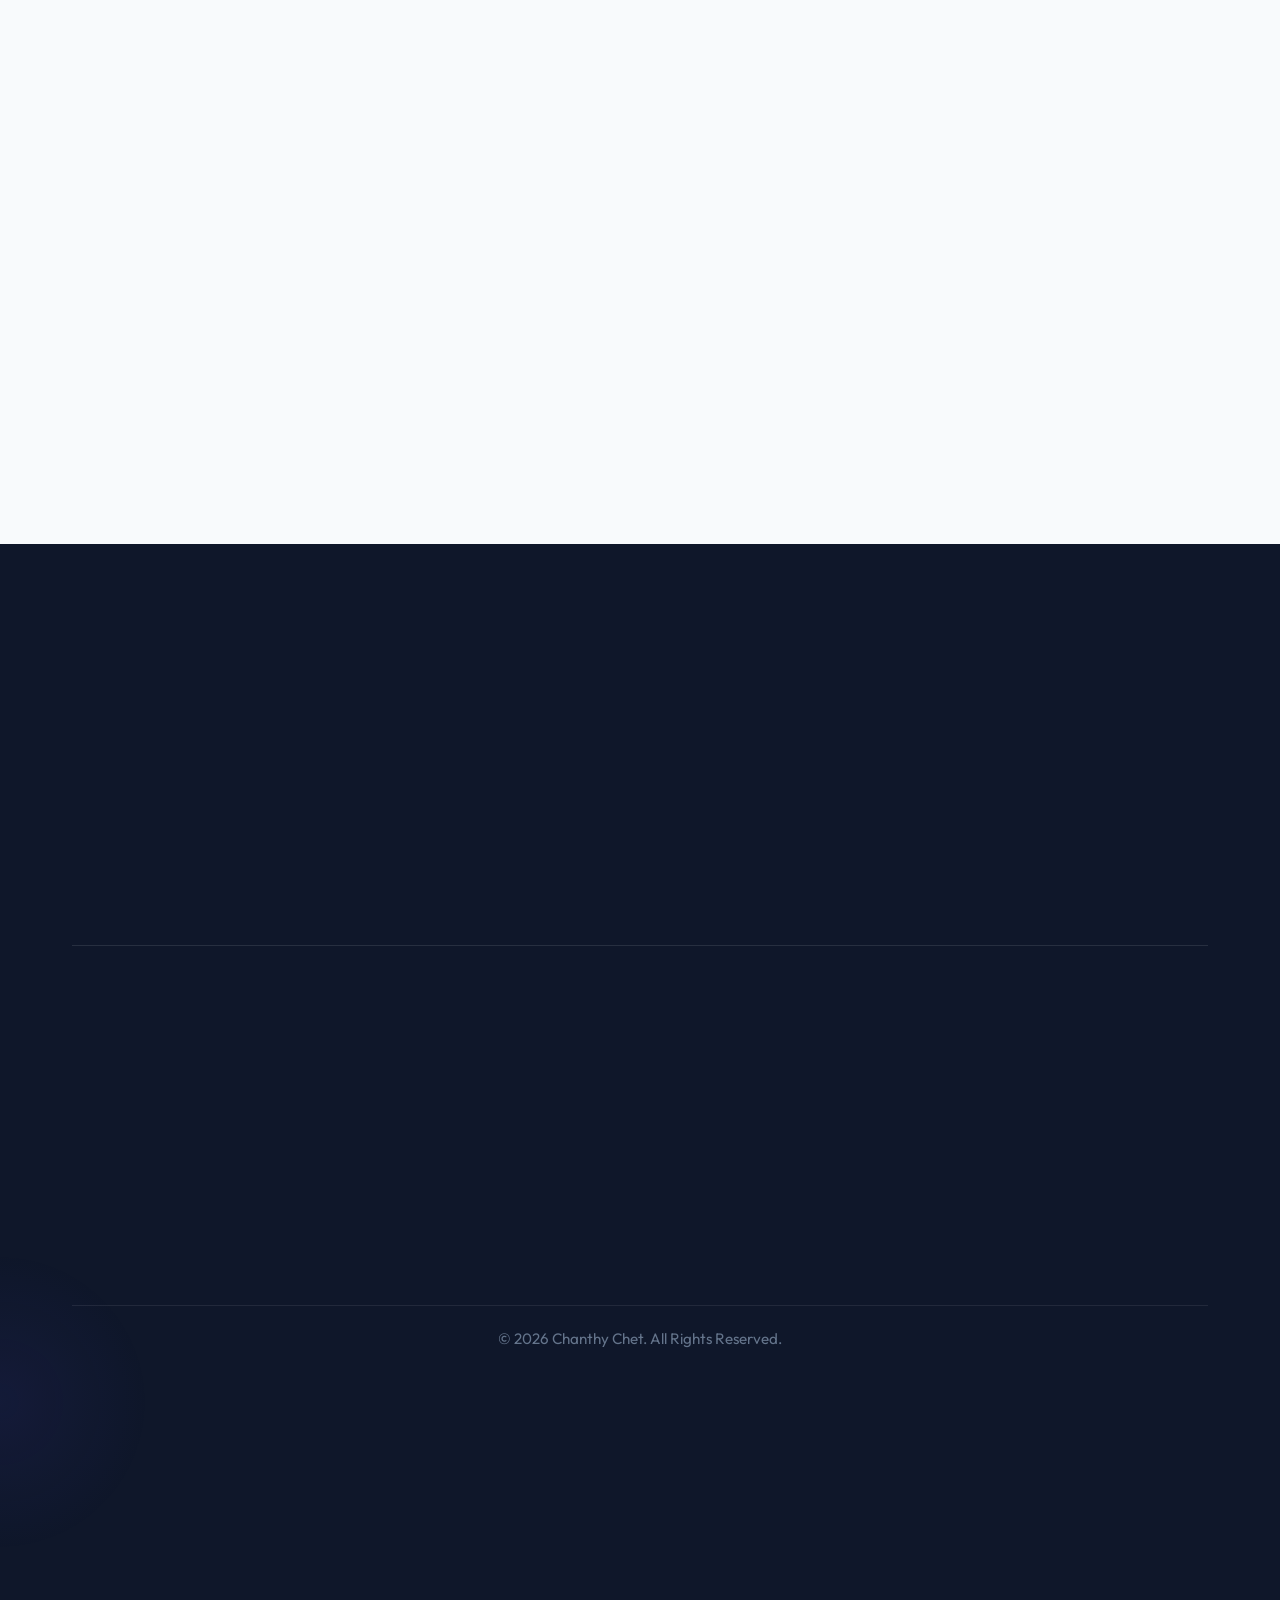
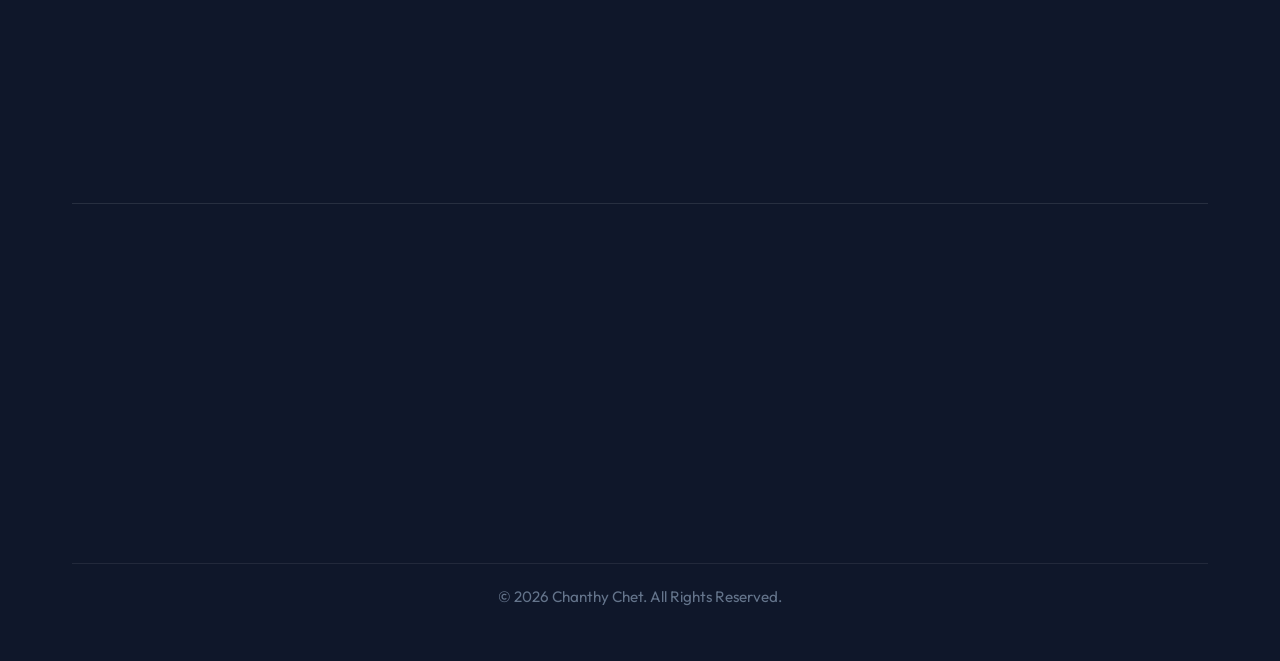
<file: pages/skills.html>
<!DOCTYPE html>
<html lang="en">
<head>
    <meta charset="UTF-8">
    <meta name="viewport" content="width=device-width, initial-scale=1.0">
    <title>Skills | Chanthy Chet</title>
    <link rel="stylesheet" href="../css/skills.css">
    <link rel="stylesheet" href="https://cdnjs.cloudflare.com/ajax/libs/font-awesome/6.5.0/css/all.min.css">
</head>
<body>
    <!-- Navigation -->
    <nav class="navbar">
        <div class="nav-container">
            <a href="../index.html" class="logo">Chanthy</a>
            <div class="nav-links" id="navLinks">
                <a href="../index.html">Home</a>
                <a href="about.html">About</a>
                <a href="skills.html" class="active">Skills</a>
                <a href="projects.html">Projects</a>
                <a href="experience.html">Experience</a>
                <a href="contact.html">Contact</a>
            </div>
            <button class="hamburger" id="hamburger" aria-label="Toggle menu"><i class="fas fa-bars"></i></button>
            <button class="theme-toggle" id="themeToggle" title="Toggle Dark Mode" aria-label="Toggle dark mode"><i class="fas fa-moon"></i></button>
        </div>
    </nav>

    <section class="skills-hero">
        <div class="container">
            <h1>My Skills</h1>
            <p>Technical & Soft Skills</p>
        </div>
    </section>

    <section class="skills-section">
        <div class="container">
            <h2>Web Development</h2>
            <div class="skills-grid">
                <div class="skill-card">HTML5 & CSS3</div>
                <div class="skill-card">JavaScript</div>
                <div class="skill-card">Vue.js</div>
                <div class="skill-card">React</div>
                <div class="skill-card">PHP</div>
                <div class="skill-card">Laravel</div>
                <div class="skill-card">Node.js</div>
                <div class="skill-card">REST APIs</div>
                <div class="skill-card">MySQL</div>
                <div class="skill-card">Redis</div>
            </div>

            <h2>QA Testing</h2>
            <div class="skills-grid">
                <div class="skill-card">Manual Testing</div>
                <div class="skill-card">Test Case Writing</div>
                <div class="skill-card">Bug Reporting</div>
                <div class="skill-card">Postman</div>
                <div class="skill-card">System Workflow Testing</div>
                <div class="skill-card">Excel for Testing</div>
            </div>

            <h2>Design & Tools</h2>
            <div class="skills-grid">
                <div class="skill-card">Figma</div>
                <div class="skill-card">Canva</div>
                <div class="skill-card">Visual Studio Code</div>
                <div class="skill-card">Git</div>
                <div class="skill-card">GitHub</div>
                <div class="skill-card">Chrome DevTools</div>
                <div class="skill-card">Telegram</div>
            </div>

            <h2>Current Learning Focus</h2>
            <div class="skills-grid">
                <div class="skill-card">Frontend Improvement</div>
                <div class="skill-card">QA Testing Practices</div>
                <div class="skill-card">Web Application Quality</div>
                <div class="skill-card">AI-related learning</div>
            </div>

            <h2>Soft Skills</h2>
            <div class="soft-skills">
                <div class="soft-skill">Communication</div>
                <div class="soft-skill">Teamwork</div>
                <div class="soft-skill">Problem Solving</div>
                <div class="soft-skill">Adaptability</div>
                <div class="soft-skill">Critical Thinking</div>
                <div class="soft-skill">Time Management</div>
            </div>
        </div>
    </section>

    <footer class="footer-section">
        <div class="footer-container">
            <div class="footer-top">
                <div class="footer-col">
                    <h3>About Me</h3>
                    <p>I'm Chanthy Chet, a web programming student and QA Tester intern focused on building useful digital products and improving software quality.</p>
                </div>

                <div class="footer-col">
                    <h3>Quick Links</h3>
                    <ul>
                        <li><a href="../index.html">• Home</a></li>
                        <li><a href="about.html">• About</a></li>
                        <li><a href="skills.html">• Skills</a></li>
                        <li><a href="projects.html">• Projects</a></li>
                        <li><a href="contact.html">• Contact</a></li>
                    </ul>
                </div>

                <div class="footer-col">
                    <h3>Contact Info</h3>
                    <ul class="contact-list">
                        <li><span>Email:</span> <a href="mailto:cthy4313@gmail.com">cthy4313@gmail.com</a></li>
                        <li><span>Phone:</span> +855 86 663 272</li>
                        <li><span>Location:</span> Phnom Penh, Cambodia</li>
                    </ul>
                </div>

                <div class="footer-col">
                    <h3>Follow Me</h3>
                    <div class="social-icons">
                        <a href="https://github.com/CHANthy-thy" target="_blank"><i class="fab fa-github"></i></a>
                        <a href="https://www.linkedin.com/in/chanthy-chet-0b4408387" target="_blank"><i class="fab fa-linkedin"></i></a>
                        <a href="https://wa.me/85586663272" target="_blank"><i class="fab fa-whatsapp"></i></a>
                    </div>
                </div>
            </div>

            <div class="divider"></div>

            <div class="footer-bottom">
                <div class="footer-col">
                    <h3>Focus</h3>
                    <ul>
                        <li>Web Development</li>
                        <li>QA Testing</li>
                        <li>Frontend Design</li>
                        <li>Learning AI</li>
                    </ul>
                </div>

                <div class="footer-col">
                    <h3>Tools</h3>
                    <ul>
                        <li>HTML5 & CSS3</li>
                        <li>JavaScript</li>
                        <li>Vue.js</li>
                        <li>React</li>
                        <li>Git & GitHub</li>
                    </ul>
                </div>

                <div class="footer-col newsletter-col">
                    <h3>Profile</h3>
                    <p>Open to internships and junior opportunities in QA testing and web development.</p>
                </div>
            </div>

            <div class="copyright">
                © 2026 Chanthy Chet. All Rights Reserved.
            </div>
        </div>
    </footer>

    <script src="../js/main.js"></script>
     <!-- Footer -->
    <footer class="footer-section">
        <div class="footer-container">
            
            <!-- Top Section -->
            <div class="footer-top">
                <!-- About Me -->
                <div class="footer-col">
                    <h3>About Me</h3>
                    <p>I'm Chanthy Chet, a passionate frontend web developer specializing in creating modern and responsive websites. I love coding, design, and making the web beautiful and functional.</p>
                </div>

                <!-- Quick Links -->
                <div class="footer-col">
                    <h3>Quick Links</h3>
                    <ul>
                        <li><a href="../index.html">• Home</a></li>
                        <li><a href="about.html">• About</a></li>
                        <li><a href="skills.html">• Skills</a></li>
                        <li><a href="projects.html">• Projects</a></li>
                        <li><a href="contact.html">• Contact</a></li>
                    </ul>
                </div>

                <!-- Contact Info -->
                <div class="footer-col">
                    <h3>Contact Info</h3>
                    <ul class="contact-list">
                        <li><span>Email:</span> <a href="mailto:cthy4313@gmail.com">cthy4313@gmail.com</a></li>
                        <li><span>Phone:</span> +855 86 663 272</li>
                        <li><span>Location:</span> Phnom Penh, Cambodia</li>
                    </ul>
                </div>

                <!-- Follow Me -->
                <div class="footer-col">
                    <h3>Follow Me</h3>
                    <div class="social-icons">
                        <a href="https://github.com/CHANthy-thy" target="_blank"><i class="fab fa-github"></i></a>
                        <a href="https://www.linkedin.com/in/chanthy-chet-0b4408387" target="_blank"><i class="fab fa-linkedin"></i></a>
                        <a href="https://wa.me/85586663272" target="_blank"><i class="fab fa-whatsapp"></i></a>
                    </div>
                </div>
            </div>

            <div class="divider"></div>

            <!-- Bottom Section -->
            <div class="footer-bottom">
                <!-- Services -->
                <div class="footer-col">
                    <h3>Services</h3>
                    <ul>
                        <li>Web Developer</li>
                        <li>Graphic Design</li>
                        <li>UI/UX Design</li>
                        <li>QA Tester</li>
                        <li>Project Manager</li>
                    </ul>
                </div>

                <!-- Skills -->
                <div class="footer-col">
                    <h3>Skills</h3>
                    <ul>
                        <li>HTML5 & CSS3</li>
                        <li>JavaScript (ES6+)</li>
                        <li>React.js</li>
                        <li>Responsive Design</li>
                        <li>Git & Version Control</li>
                    </ul>
                </div>

                <!-- Newsletter -->
                <div class="footer-col newsletter-col">
                    <h3>Newsletter</h3>
                    <p>Subscribe to get the latest updates and news.</p>
                    <form class="footer-form">
                        <input type="email" placeholder="Your email address" required>
                        <button type="submit">Subscribe</button>
                    </form>
                </div>
            </div>

            <!-- Copyright -->
            <div class="copyright">
                © 2026 Chanthy Chet. All Rights Reserved.
            </div>
        </div>
    </footer>
</body>
</html>
</file>
<file: css/about.css>
/* css/about.css */
@import url('https://fonts.googleapis.com/css2?family=Outfit:wght@300;400;500;600;700;800&display=swap');

* {
    margin: 0;
    padding: 0;
    box-sizing: border-box;
    font-family: 'Outfit', sans-serif;
}

body {
    line-height: 1.75;
    color: #334155;
    background: linear-gradient(180deg, #f8fafc 0%, #eef2ff 100%);
}

:root {
    --primary: #4f46e5;
    --primary-dark: #2c2d8f;
    --secondary: #7c3aed;
    --dark: #0f172a;
    --light: #f8fafc;
    --gray: #64748b;
}

/* ==================== NAVBAR ==================== */
.navbar {
    background: rgba(15, 23, 42, 0.82);
    backdrop-filter: blur(12px);
    position: sticky;
    top: 0;
    z-index: 1000;
    border-bottom: 1px solid rgba(148, 163, 184, 0.18);
}

.nav-container {
    max-width: 1200px;
    margin: 0 auto;
    padding: 1.2rem 2rem;
    display: flex;
    justify-content: space-between;
    align-items: center;
}

.logo {
    font-size: 2.2rem;
    font-weight: 800;
    color: #f8fafc;
    text-decoration: none;
}

.nav-links {
    display: flex;
    gap: 2.2rem;
}

.nav-links a {
    text-decoration: none;
    color: rgba(248,250,252,0.8);
    font-weight: 500;
    transition: color 0.3s;
}

.nav-links a:hover,
.nav-links a.active {
    color: #ffffff;
}

.hamburger {
    display: none;
    background: none;
    border: none;
    font-size: 1.8rem;
    color: #f8fafc;
    cursor: pointer;
}

.theme-toggle {
    background: rgba(255,255,255,0.08);
    border: 1px solid rgba(255,255,255,0.15);
    font-size: 1.3rem;
    cursor: pointer;
    color: #f8fafc;
    display: flex;
    align-items: center;
    justify-content: center;
    width: 44px;
    height: 44px;
    border-radius: 50%;
    transition: background 0.3s ease;
}

.theme-toggle:hover {
    background: rgba(79, 70, 229, 0.1);
}

/* ==================== ABOUT HERO ==================== */
.about-hero {
    background: linear-gradient(135deg, rgba(79, 70, 229, 0.05), rgba(236, 72, 153, 0.05));
    padding: 140px 0 100px;
    text-align: center;
    position: relative;
}

.about-hero h1 {
    font-size: 4.2rem;
    font-weight: 800;
    color: var(--dark);
    margin-bottom: 1rem;
    letter-spacing: -0.02em;
}

.subtitle {
    font-size: 1.55rem;
    color: var(--gray);
    max-width: 700px;
    margin: 0 auto;
}

/* ==================== ABOUT CONTENT ==================== */
.about-content {
    padding: 100px 0;
}

.container {
    max-width: 1200px;
    margin: 0 auto;
    padding: 0 2rem;
}

.about-grid {
    display: grid;
    grid-template-columns: 1.1fr 0.9fr;
    gap: 5rem;
    align-items: start;
}

.about-text h2 {
    font-size: 2.8rem;
    font-weight: 700;
    margin-bottom: 1.8rem;
    color: var(--dark);
    letter-spacing: -0.02em;
}

.about-text p {
    font-size: 1.18rem;
    line-height: 1.8;
    color: #475569;
    margin-bottom: 1.8rem;
}

.about-text h3 {
    font-size: 1.85rem;
    font-weight: 600;
    color: var(--dark);
    margin: 3rem 0 1.5rem;
    position: relative;
    display: inline-block;
    letter-spacing: -0.02em;
}

.about-text h3::after {
    content: '';
    position: absolute;
    bottom: -6px;
    left: 0;
    width: 50px;
    height: 3px;
    background: linear-gradient(to right, var(--primary), var(--secondary));
}

.education-item {
    background: white;
    border: 1px solid rgba(0,0,0,0.05);
    padding: 2rem;
    border-radius: 16px;
    margin-bottom: 1.5rem;
    box-shadow: 0 1px 2px rgba(0,0,0,0.04), 0 8px 24px rgba(0,0,0,0.08);
    transition: transform 0.25s ease, box-shadow 0.25s ease;
}

.education-item h4 {
    font-weight: 600;
    margin-bottom: 0.5rem;
    color: var(--dark);
}

.education-item:hover {
    transform: translateY(-8px);
    box-shadow: 0 20px 40px rgba(0, 0, 0, 0.1);
}

.about-image img {
    width: 100%;
    border-radius: 20px;
    box-shadow: 0 4px 6px rgba(0, 0, 0, 0.05), 0 20px 40px rgba(0, 0, 0, 0.1);
    border: 10px solid white;
}

/* Dark Mode */
[data-theme="dark"] .about-hero {
    background: linear-gradient(135deg, rgba(79, 70, 229, 0.15), rgba(236, 72, 153, 0.15));
}

[data-theme="dark"] .about-hero h1 {
    color: #f8fafc;
}

[data-theme="dark"] .about-text h2,
[data-theme="dark"] .about-text h3 {
    color: #f8fafc;
}

[data-theme="dark"] .about-text p {
    color: #cbd5e1;
}

[data-theme="dark"] .education-item {
    background: #1e293b;
    border-color: #334155;
    box-shadow: 0 1px 2px rgba(0,0,0,0.2), 0 8px 24px rgba(0,0,0,0.3);
}

[data-theme="dark"] .education-item:hover {
    box-shadow: 0 15px 35px rgba(0,0,0,0.3);
}

[data-theme="dark"] .about-image img {
    border-color: #1e293b;
}

/* Dark Mode */
[data-theme="dark"] body {
    background-color: #0f172a;
    color: #e2e8f0;
}

[data-theme="dark"] .navbar {
    background: rgba(15, 23, 42, 0.95);
    border-bottom: 1px solid #1e293b;
}

[data-theme="dark"] .nav-links a {
    color: #cbd5e1;
}

[data-theme="dark"] .logo {
    color: #f8fafc;
}

[data-theme="dark"] .theme-toggle {
    color: #e2e8f0;
}

[data-theme="dark"] .hamburger {
    color: #e2e8f0;
}

/* ==================== FOOTER ==================== */
.footer-section {
    background: #0f172a;
    color: #e2e8f0;
    padding: 90px 0 50px;
}

.footer-container {
    max-width: 1200px;
    margin: 0 auto;
    padding: 0 2rem;
}

.footer-top,
.footer-bottom {
    display: grid;
    grid-template-columns: repeat(auto-fit, minmax(240px, 1fr));
    gap: 3rem;
    margin-bottom: 3rem;
}

.footer-col h3 {
    color: #22d3ee;
    font-size: 1.35rem;
    margin-bottom: 1.2rem;
    padding-bottom: 12px;
    border-bottom: 2px solid rgba(34, 211, 238, 0.3);
}

.footer-col p {
    line-height: 1.7;
    color: #cbd5e1;
}

.footer-col ul {
    list-style: none;
    padding: 0;
}

.footer-col ul li {
    margin-bottom: 10px;
    color: #cbd5e1;
}

.footer-col a {
    color: #cbd5e1;
    text-decoration: none;
    transition: color 0.3s;
}

.footer-col a:hover {
    color: #22d3ee;
}

/* Contact List */
.contact-list span {
    font-weight: 500;
    color: #94a3b8;
}

/* Social Icons */
.social-icons {
    display: flex;
    gap: 15px;
}

.social-icons a {
    width: 50px;
    height: 50px;
    background: rgba(255,255,255,0.1);
    color: white;
    display: flex;
    align-items: center;
    justify-content: center;
    border-radius: 50%;
    font-size: 1.5rem;
    transition: all 0.3s;
}

.social-icons a:hover {
    background: #22d3ee;
    transform: translateY(-5px);
}

/* Newsletter */
.newsletter-col input {
    padding: 14px 18px;
    border: 1px solid #475569;
    background: #1e293b;
    color: white;
    border-radius: 8px;
    width: 100%;
    margin-bottom: 12px;
}

.newsletter-col button {
    padding: 14px 28px;
    background: #22d3ee;
    color: #0f172a;
    border: none;
    border-radius: 8px;
    font-weight: 600;
    cursor: pointer;
    width: 100%;
    transition: all 0.3s;
}

.newsletter-col button:hover {
    background: #67e8f9;
    transform: translateY(-5px);
    box-shadow: 0 15px 30px rgba(0,0,0,0.15);
}

/* Divider */
.divider {
    height: 1px;
    background: rgba(255,255,255,0.1);
    margin: 50px 0;
}

/* Copyright */
.copyright {
    text-align: center;
    padding-top: 20px;
    color: #64748b;
    font-size: 0.95rem;
    border-top: 1px solid rgba(255,255,255,0.08);
}

/* Responsive */
@media (max-width: 768px) {
    .footer-section {
        padding: 60px 0 40px;
    }
    .nav-links.active {
        display: flex;
    }
}
</file>
<file: css/contact.css>
/* css/contact.css */
@import url('https://fonts.googleapis.com/css2?family=Outfit:wght@300;400;500;600;700;800&display=swap');

* {
    margin: 0;
    padding: 0;
    box-sizing: border-box;
    font-family: 'Outfit', sans-serif;
}

:root {
    --primary: #4f46e5;
    --primary-dark: #2c2d8f;
    --secondary: #7c3aed;
    --dark: #0f172a;
    --light: #f8fafc;
    --gray: #64748b;
}

body {
    font-family: 'Outfit', sans-serif;
    line-height: 1.75;
    background: linear-gradient(180deg, #f8fafc 0%, #eef2ff 100%);
    color: var(--dark);
}

/* Navbar (same as others) */
.navbar {
    background: rgba(15, 23, 42, 0.82);
    backdrop-filter: blur(12px);
    position: sticky;
    top: 0;
    z-index: 1000;
    border-bottom: 1px solid rgba(148, 163, 184, 0.18);
}

.nav-container {
    max-width: 1200px;
    margin: 0 auto;
    padding: 1.2rem 2rem;
    display: flex;
    justify-content: space-between;
    align-items: center;
}

.logo {
    font-size: 2.2rem;
    font-weight: 800;
    color: #f8fafc;
    text-decoration: none;
}
.nav-links {
    display: flex;
    gap: 2rem;
    align-items: center;
}

.nav-links a {
    text-decoration: none;
    color: rgba(248,250,252,0.8);
    font-weight: 500;
    font-size: 1rem;
    transition: color 0.3s;
}

.nav-links a:hover,
.nav-links a.active {
    color: var(--primary);
}

.hamburger {
    display: none;
    background: none;
    border: none;
    font-size: 1.8rem;
    color: #f8fafc;
    cursor: pointer;
}

.theme-toggle {
    background: rgba(255,255,255,0.08);
    border: 1px solid rgba(255,255,255,0.15);
    font-size: 1.3rem;
    cursor: pointer;
    color: #f8fafc;
    display: flex;
    align-items: center;
    justify-content: center;
    width: 44px;
    height: 44px;
    border-radius: 50%;
    transition: background 0.3s ease;
    margin-left: 1rem;
}

.theme-toggle:hover {
    background: rgba(79, 70, 229, 0.1);
}

@media (max-width: 768px) {
    .nav-links {
        display: none;
        flex-direction: column;
        position: absolute;
        top: 70px;
        left: 0;
        width: 100%;
        background: white;
        padding: 1.5rem 2rem;
        box-shadow: 0 10px 20px rgba(0,0,0,0.1);
    }

    .nav-links.active {
        display: flex;
    }
}

/* Contact Hero - Minimal Style */
.contact-hero {
    min-height: 100vh;
    display: flex;
    align-items: center;
    justify-content: center;
    text-align: center;
    padding: 140px 20px 100px;
    background: radial-gradient(circle at top center, rgba(124, 58, 237, 0.1), transparent 35%);
}

.container {
    max-width: 800px;
    margin: 0 auto;
}

.get-in-touch {
    color: var(--gray);
    font-size: 1.2rem;
    margin-bottom: 10px;
}

.contact-hero h1 {
    font-size: 4.5rem;
    font-weight: 800;
    margin-bottom: 3rem;
    color: var(--dark);
    letter-spacing: -0.02em;
}

/* Social Icons Top */
.social-icons-top {
    display: flex;
    justify-content: center;
    gap: 1.5rem;
    margin-bottom: 3rem;
}

.social-icons-top a {
    width: 58px;
    height: 58px;
    background: rgba(255,255,255,0.8);
    color: var(--primary-dark);
    display: flex;
    align-items: center;
    justify-content: center;
    border-radius: 50%;
    font-size: 1.4rem;
    box-shadow: 0 10px 24px rgba(15, 23, 42, 0.08);
    transition: transform 0.25s ease, box-shadow 0.25s ease;
}

.social-icons-top a:hover {
    transform: translateY(-8px);
    background: var(--primary);
    color: white;
}

/* Contact Info */
.contact-info {
    display: flex;
    flex-direction: column;
    gap: 1.8rem;
    margin-bottom: 4rem;
    font-size: 1.3rem;
}

.info-item {
    display: flex;
    align-items: center;
    gap: 1rem;
    justify-content: center;
    border: 1px solid rgba(0,0,0,0.05);
    border-radius: 12px;
    padding: 1rem 1.5rem;
    transition: transform 0.25s ease, box-shadow 0.25s ease;
}

.info-item i {
    font-size: 1.8rem;
    color: var(--primary);
}

.info-item a {
    color: var(--dark);
    text-decoration: none;
}

/* Action Buttons */
.action-buttons {
    display: flex;
    gap: 1.5rem;
    justify-content: center;
    flex-wrap: wrap;
}

.btn {
    padding: 18px 40px;
    border-radius: 50px;
    font-size: 1.2rem;
    font-weight: 600;
    text-decoration: none;
    display: inline-flex;
    align-items: center;
    gap: 10px;
    transition: all 0.3s ease;
    min-width: 220px;
    justify-content: center;
}

.email-btn {
    background: var(--primary);
    color: white;
}

.linkedin-btn {
    background: white;
    color: #0a66c2;
    border: 2px solid #0a66c2;
}

.btn:hover {
    transform: translateY(-5px);
    box-shadow: 0 15px 30px rgba(0,0,0,0.15);
}

/* Dark Mode */
[data-theme="dark"] .contact-hero {
    background: linear-gradient(135deg, rgba(79, 70, 229, 0.15), rgba(236, 72, 153, 0.15));
}

[data-theme="dark"] .contact-hero h1 {
    color: #f8fafc;
}

[data-theme="dark"] .get-in-touch {
    color: #94a3b8;
}

[data-theme="dark"] .social-icons-top a {
    background: #1e293b;
    color: #cbd5e1;
    box-shadow: 0 1px 2px rgba(0,0,0,0.2), 0 8px 24px rgba(0,0,0,0.3);
}

[data-theme="dark"] .info-item {
    background: #1e293b;
    padding: 1rem 1.5rem;
    border-radius: 12px;
    border: 1px solid #334155;
}

[data-theme="dark"] .info-item i {
    color: #a5b4fc;
}

[data-theme="dark"] .info-item a {
    color: #e2e8f0;
}

[data-theme="dark"] .linkedin-btn {
    background: #1e293b;
    color: #67b8e3;
    border-color: #67b8e3;
}

[data-theme="dark"] .linkedin-btn:hover {
    background: #0a66c2;
    color: white;
    border-color: #0a66c2;
}

/* Dark Mode */
[data-theme="dark"] body {
    background-color: #0f172a;
    color: #e2e8f0;
}

[data-theme="dark"] .navbar {
    background: rgba(15, 23, 42, 0.95);
    border-bottom: 1px solid #1e293b;
}

[data-theme="dark"] .nav-links a {
    color: #cbd5e1;
}

[data-theme="dark"] .logo {
    color: #f8fafc;
}

[data-theme="dark"] .theme-toggle {
    color: #e2e8f0;
}

[data-theme="dark"] .hamburger {
    color: #e2e8f0;
}

/* ==================== FOOTER ==================== */
.footer-section {
    background: #0f172a;
    color: #e2e8f0;
    padding: 90px 0 50px;
}

.footer-container {
    max-width: 1200px;
    margin: 0 auto;
    padding: 0 2rem;
}

.footer-top,
.footer-bottom {
    display: grid;
    grid-template-columns: repeat(auto-fit, minmax(240px, 1fr));
    gap: 3rem;
    margin-bottom: 3rem;
}

.footer-col h3 {
    color: #22d3ee;
    font-size: 1.35rem;
    margin-bottom: 1.2rem;
    padding-bottom: 12px;
    border-bottom: 2px solid rgba(34, 211, 238, 0.3);
}

.footer-col p {
    line-height: 1.7;
    color: #cbd5e1;
}

.footer-col ul {
    list-style: none;
    padding: 0;
}

.footer-col ul li {
    margin-bottom: 10px;
    color: #cbd5e1;
}

.footer-col a {
    color: #cbd5e1;
    text-decoration: none;
    transition: color 0.3s;
}

.footer-col a:hover {
    color: #22d3ee;
}

/* Contact List */
.contact-list span {
    font-weight: 500;
    color: #94a3b8;
}

/* Social Icons */
.social-icons {
    display: flex;
    gap: 15px;
}

.social-icons a {
    width: 50px;
    height: 50px;
    background: rgba(255,255,255,0.1);
    color: white;
    display: flex;
    align-items: center;
    justify-content: center;
    border-radius: 50%;
    font-size: 1.5rem;
    transition: all 0.3s;
}

.social-icons a:hover {
    background: #22d3ee;
    transform: translateY(-5px);
}

/* Newsletter */
.newsletter-col input {
    padding: 14px 18px;
    border: 1px solid #475569;
    background: #1e293b;
    color: white;
    border-radius: 8px;
    width: 100%;
    margin-bottom: 12px;
}

.newsletter-col button {
    padding: 14px 28px;
    background: #22d3ee;
    color: #0f172a;
    border: none;
    border-radius: 8px;
    font-weight: 600;
    cursor: pointer;
    width: 100%;
    transition: all 0.3s;
}

.newsletter-col button:hover {
    background: #67e8f9;
    transform: translateY(-5px);
    box-shadow: 0 15px 30px rgba(0,0,0,0.15);
}

/* Divider */
.divider {
    height: 1px;
    background: rgba(255,255,255,0.1);
    margin: 50px 0;
}

/* Copyright */
.copyright {
    text-align: center;
    padding-top: 20px;
    color: #64748b;
    font-size: 0.95rem;
    border-top: 1px solid rgba(255,255,255,0.08);
}

/* Responsive */
@media (max-width: 768px) {
    .footer-section {
        padding: 60px 0 40px;
    }
}
</file>
<file: css/experience.css>
/* css/experience.css */
@import url('https://fonts.googleapis.com/css2?family=Outfit:wght@300;400;500;600;700;800&display=swap');

* {
    margin: 0;
    padding: 0;
    box-sizing: border-box;
}

:root {
    --primary: #4f46e5;
    --primary-light: #818cf8;
    --secondary: #ec4899;
    --dark: #0f172a;
    --light: #f8fafc;
    --gray: #64748b;
}

body {
    font-family: 'Outfit', sans-serif;
    line-height: 1.75;
    color: #334155;
    background: linear-gradient(180deg, #f8fafc 0%, #eef2ff 100%);
}

@keyframes fadeInUp {
    from { opacity: 0; transform: translateY(30px); }
    to { opacity: 1; transform: translateY(0); }
}

/* Navbar */
.navbar {
    background: rgba(15, 23, 42, 0.82);
    backdrop-filter: blur(12px);
    -webkit-backdrop-filter: blur(12px);
    position: sticky;
    top: 0;
    z-index: 1000;
    border-bottom: 1px solid rgba(148, 163, 184, 0.18);
    box-shadow: 0 10px 30px rgba(15, 23, 42, 0.08);
    transition: all 0.3s ease;
}

.nav-container {
    max-width: 1200px;
    margin: 0 auto;
    padding: 1rem 2rem;
    display: flex;
    justify-content: space-between;
    align-items: center;
}

.logo {
    font-size: 2rem;
    font-weight: 800;
    text-decoration: none;
    color: #f8fafc;
    letter-spacing: -0.5px;
}

.logo span {
    background: linear-gradient(135deg, var(--primary), var(--secondary));
    -webkit-background-clip: text;
    -webkit-text-fill-color: transparent;
}

.nav-links {
    display: flex;
    gap: 2.5rem;
}

.nav-links a {
    text-decoration: none;
    color: rgba(248,250,252,0.8);
    font-weight: 500;
    font-size: 1.05rem;
    position: relative;
    padding: 0.5rem 0;
    transition: color 0.3s ease;
}

.nav-links a::after {
    content: '';
    position: absolute;
    bottom: 0;
    left: 0;
    width: 0;
    height: 2px;
    background: linear-gradient(90deg, var(--primary), var(--secondary));
    transition: width 0.3s ease;
}

.nav-links a:hover, .nav-links a.active { color: #ffffff; }
.nav-links a:hover::after, .nav-links a.active::after { width: 100%; }

.hamburger {
    display: none;
    background: none;
    border: none;
    font-size: 1.8rem;
    cursor: pointer;
    color: #f8fafc;
}

/* Hero */
.experience-hero {
    background: linear-gradient(135deg, rgba(79, 70, 229, 0.05), rgba(236, 72, 153, 0.05));
    text-align: center;
    padding: 140px 20px 100px;
}

.experience-hero h1 {
    font-size: 4rem;
    font-weight: 800;
    color: var(--dark);
    margin-bottom: 12px;
    background: linear-gradient(135deg, var(--dark), var(--primary));
    -webkit-background-clip: text;
    -webkit-text-fill-color: transparent;
    animation: fadeInUp 0.8s ease forwards;
    letter-spacing: -0.02em;
}

/* Timeline */
.experience-section {
    padding: 100px 20px;
}

.container {
    max-width: 1000px;
    margin: 0 auto;
}

.timeline {
    position: relative;
    max-width: 900px;
    margin: 0 auto;
}

/* Fix date badge */
.timeline-content .date {
    display: inline-block;
    background: linear-gradient(135deg, var(--primary), var(--secondary));
    color: white;
    padding: 6px 20px;
    border-radius: 50px;
    font-size: 0.95rem;
    font-weight: 600;
    margin-bottom: 14px;
    box-shadow: 0 4px 10px rgba(79, 70, 229, 0.2);
}

/* Fix company name */
.timeline-content .company {
    color: var(--secondary);
    font-size: 1.1rem;
    font-weight: 500;
    margin-bottom: 16px;
}

/* List inside timeline */
.timeline-content ul {
    padding-left: 1.2rem;
    margin-top: 12px;
    color: var(--gray);
}

.timeline-content ul li {
    margin-bottom: 10px;
    line-height: 1.7;
}

/* Theme toggle button */
.theme-toggle {
    background: none;
    border: none;
    font-size: 1.3rem;
    cursor: pointer;
    color: var(--dark);
    display: flex;
    align-items: center;
    justify-content: center;
    width: 44px;
    height: 44px;
    border-radius: 50%;
    transition: background 0.3s ease;
    margin-left: 1rem;
}

.theme-toggle:hover {
    background: rgba(79, 70, 229, 0.1);
}

.timeline::before {
    content: '';
    position: absolute;
    width: 4px;
    background: linear-gradient(to bottom, var(--primary), var(--secondary));
    top: 0;
    bottom: 0;
    left: 50%;
    margin-left: -2px;
    border-radius: 4px;
    opacity: 0.3;
}

.timeline-item {
    padding: 30px 50px;
    position: relative;
    width: 50%;
    box-sizing: border-box;
}

.timeline-item:nth-child(odd) { left: 0; }
.timeline-item:nth-child(even) { left: 50%; }

.timeline-item::after {
    content: '';
    position: absolute;
    width: 24px;
    height: 24px;
    background: white;
    border: 4px solid var(--primary);
    top: 40px;
    border-radius: 50%;
    z-index: 1;
    box-shadow: 0 0 0 4px rgba(79, 70, 229, 0.2);
    transition: all 0.3s ease;
}

.timeline-item:hover::after {
    background: var(--primary);
    transform: scale(1.2);
}

.timeline-item:nth-child(odd)::after { right: -12px; }
.timeline-item:nth-child(even)::after { left: -12px; }

.timeline-date {
    position: absolute;
    top: 36px;
    background: linear-gradient(135deg, var(--primary), var(--secondary));
    color: white;
    padding: 6px 20px;
    border-radius: 50px;
    font-size: 0.95rem;
    font-weight: 600;
    box-shadow: 0 4px 10px rgba(79, 70, 229, 0.2);
}

.timeline-item:nth-child(odd) .timeline-date { right: 30px; }
.timeline-item:nth-child(even) .timeline-date { left: 30px; }

.timeline-content {
    background: white;
    padding: 2rem;
    border-radius: 20px;
    box-shadow: 0 1px 2px rgba(0,0,0,0.04), 0 8px 24px rgba(0,0,0,0.08);
    transition: transform 0.25s ease, box-shadow 0.25s ease;
    border: 1px solid rgba(0,0,0,0.05);
}

.timeline-item:hover .timeline-content {
    transform: translateY(-5px);
    box-shadow: 0 12px 30px rgba(0,0,0,0.08);
}

.timeline-content h3 {
    color: var(--dark);
    margin-bottom: 8px;
    font-size: 1.4rem;
    font-weight: 700;
    letter-spacing: -0.02em;
}

.timeline-content h4 {
    color: var(--secondary);
    margin-bottom: 16px;
    font-size: 1.1rem;
    font-weight: 600;
}

.timeline-content p {
    color: var(--gray);
    line-height: 1.7;
}

.tags {
    display: flex;
    flex-wrap: wrap;
    gap: 8px;
    margin-top: 20px;
}

.tags span {
    background: rgba(79, 70, 229, 0.08);
    color: var(--primary);
    padding: 6px 14px;
    border-radius: 50px;
    font-size: 0.85rem;
    font-weight: 600;
}

/* Dark Mode */
[data-theme="dark"] .experience-hero {
    background: linear-gradient(135deg, rgba(79, 70, 229, 0.15), rgba(236, 72, 153, 0.15));
}

[data-theme="dark"] .timeline::before {
    opacity: 0.4;
}

[data-theme="dark"] .timeline-item::after {
    background: #1e293b;
}

[data-theme="dark"] .timeline-item:hover::after {
    background: var(--primary);
}

[data-theme="dark"] .timeline-content {
    background: #1e293b;
    border-color: #334155;
    box-shadow: 0 1px 2px rgba(0,0,0,0.2), 0 8px 24px rgba(0,0,0,0.3);
}

[data-theme="dark"] .timeline-item:hover .timeline-content {
    box-shadow: 0 12px 30px rgba(0,0,0,0.4);
}

[data-theme="dark"] .tags span {
    background: rgba(79, 70, 229, 0.2);
    color: #a5b4fc;
}

/* Dark Mode */
[data-theme="dark"] body {
    background-color: #0f172a;
    color: #e2e8f0;
}

[data-theme="dark"] .navbar {
    background: rgba(15, 23, 42, 0.95);
    border-bottom: 1px solid #1e293b;
}

[data-theme="dark"] .nav-links a {
    color: #cbd5e1;
}

[data-theme="dark"] .logo {
    color: #f8fafc;
}

[data-theme="dark"] .theme-toggle {
    color: #e2e8f0;
}

[data-theme="dark"] .hamburger {
    color: #e2e8f0;
}

/* ==================== FOOTER ==================== */
.footer-section {
    background: #0f172a;
    color: #e2e8f0;
    padding: 90px 0 50px;
}

.footer-container {
    max-width: 1200px;
    margin: 0 auto;
    padding: 0 2rem;
}

.footer-top,
.footer-bottom {
    display: grid;
    grid-template-columns: repeat(auto-fit, minmax(240px, 1fr));
    gap: 3rem;
    margin-bottom: 3rem;
}

.footer-col h3 {
    color: #22d3ee;
    font-size: 1.35rem;
    margin-bottom: 1.2rem;
    padding-bottom: 12px;
    border-bottom: 2px solid rgba(34, 211, 238, 0.3);
}

.footer-col p {
    line-height: 1.7;
    color: #cbd5e1;
}

.footer-col ul {
    list-style: none;
    padding: 0;
}

.footer-col ul li {
    margin-bottom: 10px;
    color: #cbd5e1;
}

.footer-col a {
    color: #cbd5e1;
    text-decoration: none;
    transition: color 0.3s;
}

.footer-col a:hover {
    color: #22d3ee;
}

/* Contact List */
.contact-list span {
    font-weight: 500;
    color: #94a3b8;
}

/* Social Icons */
.social-icons {
    display: flex;
    gap: 15px;
}

.social-icons a {
    width: 50px;
    height: 50px;
    background: rgba(255,255,255,0.1);
    color: white;
    display: flex;
    align-items: center;
    justify-content: center;
    border-radius: 50%;
    font-size: 1.5rem;
    transition: all 0.3s;
}

.social-icons a:hover {
    background: #22d3ee;
    transform: translateY(-5px);
}

/* Newsletter */
.newsletter-col input {
    padding: 14px 18px;
    border: 1px solid #475569;
    background: #1e293b;
    color: white;
    border-radius: 8px;
    width: 100%;
    margin-bottom: 12px;
}

.newsletter-col button {
    padding: 14px 28px;
    background: #22d3ee;
    color: #0f172a;
    border: none;
    border-radius: 8px;
    font-weight: 600;
    cursor: pointer;
    width: 100%;
    transition: all 0.3s;
}

.newsletter-col button:hover {
    background: #67e8f9;
    transform: translateY(-5px);
    box-shadow: 0 15px 30px rgba(0,0,0,0.15);
}

/* Divider */
.divider {
    height: 1px;
    background: rgba(255,255,255,0.1);
    margin: 50px 0;
}

/* Copyright */
.copyright {
    text-align: center;
    padding-top: 20px;
    color: #64748b;
    font-size: 0.95rem;
    border-top: 1px solid rgba(255,255,255,0.08);
}

/* Responsive */
@media (max-width: 992px) {
    .footer-section {
        padding: 60px 0 40px;
    }
    .nav-links.active {
        display: flex;
    }
}
</file>
<file: css/projects.css>
/* css/projects.css */
@import url('https://fonts.googleapis.com/css2?family=Outfit:wght@300;400;500;600;700;800&display=swap');

* {
    margin: 0;
    padding: 0;
    box-sizing: border-box;
}

:root {
    --primary: #4f46e5;
    --primary-light: #818cf8;
    --secondary: #ec4899;
    --dark: #0f172a;
    --light: #f8fafc;
    --gray: #64748b;
}

body {
    font-family: 'Outfit', sans-serif;
    line-height: 1.75;
    color: #334155;
    background-color: var(--light);
}

/* Navbar */
.navbar {
    background: rgba(15, 23, 42, 0.82);
    backdrop-filter: blur(12px);
    -webkit-backdrop-filter: blur(12px);
    position: sticky;
    top: 0;
    z-index: 1000;
    border-bottom: 1px solid rgba(148, 163, 184, 0.18);
    box-shadow: 0 10px 30px rgba(15, 23, 42, 0.08);
    transition: all 0.3s ease;
}

.nav-container {
    max-width: 1200px;
    margin: 0 auto;
    padding: 1rem 2rem;
    display: flex;
    justify-content: space-between;
    align-items: center;
}

.logo {
    font-size: 2rem;
    font-weight: 800;
    text-decoration: none;
    color: #f8fafc;
    letter-spacing: -0.5px;
}

.logo span {
    background: linear-gradient(135deg, var(--primary), var(--secondary));
    -webkit-background-clip: text;
    -webkit-text-fill-color: transparent;
}

.nav-links {
    display: flex;
    gap: 2.5rem;
}

.nav-links a {
    text-decoration: none;
    color: rgba(248,250,252,0.8);
    font-weight: 500;
    font-size: 1.05rem;
    position: relative;
    padding: 0.5rem 0;
    transition: color 0.3s ease;
}

.nav-links a::after {
    content: '';
    position: absolute;
    bottom: 0;
    left: 0;
    width: 0;
    height: 2px;
    background: linear-gradient(90deg, var(--primary), var(--secondary));
    transition: width 0.3s ease;
}

.nav-links a:hover, .nav-links a.active { color: #ffffff; }
.nav-links a:hover::after, .nav-links a.active::after { width: 100%; }

.hamburger {
    display: none;
    background: none;
    border: none;
    font-size: 1.8rem;
    cursor: pointer;
    color: #f8fafc;
}

.theme-toggle {
    background: rgba(255,255,255,0.08);
    border: 1px solid rgba(255,255,255,0.15);
    font-size: 1.3rem;
    cursor: pointer;
    color: #f8fafc;
    display: flex;
    align-items: center;
    justify-content: center;
    width: 44px;
    height: 44px;
    border-radius: 50%;
    transition: background 0.3s ease;
}

.theme-toggle:hover {
    background: rgba(79, 70, 229, 0.1);
}

/* Hero */
.projects-hero {
    background: linear-gradient(135deg, rgba(79, 70, 229, 0.05), rgba(236, 72, 153, 0.05));
    text-align: center;
    padding: 140px 20px 100px;
    position: relative;
}

.projects-hero h1 {
    font-size: 4rem;
    font-weight: 800;
    color: var(--dark);
    margin-bottom: 12px;
    background: linear-gradient(135deg, var(--dark), var(--primary));
    -webkit-background-clip: text;
    -webkit-text-fill-color: transparent;
    animation: fadeInUp 0.8s ease forwards;
    letter-spacing: -0.02em;
}

/* Projects Grid */
.projects-section {
    padding: 100px 20px;
    background: var(--light);
}

.container {
    max-width: 1200px;
    margin: 0 auto;
}

.projects-grid {
    display: grid;
    grid-template-columns: repeat(auto-fit, minmax(350px, 1fr));
    gap: 3rem;
}

.project-card {
    background: rgba(255,255,255,0.9);
    border-radius: 22px;
    overflow: hidden;
    box-shadow: 0 12px 30px rgba(15, 23, 42, 0.07);
    transition: transform 0.25s ease, box-shadow 0.25s ease;
    border: 1px solid rgba(15,23,42,0.06);
    display: flex;
    flex-direction: column;
    height: 100%;
}

.project-card:hover {
    transform: translateY(-8px);
    box-shadow: 0 22px 40px rgba(79, 70, 229, 0.12);
}

.project-image {
    position: relative;
    overflow: hidden;
}

.project-image img {
    width: 100%;
    height: 240px;
    object-fit: cover;
    transition: transform 0.5s ease;
}

.project-card:hover .project-image img {
    transform: scale(1.05);
}

.project-info {
    padding: 2rem;
    display: flex;
    flex-direction: column;
    flex: 1;
}

.project-info h3 {
    font-size: 1.5rem;
    margin-bottom: 1rem;
    color: var(--dark);
    font-weight: 700;
    letter-spacing: -0.02em;
}

.project-info p {
    color: var(--gray);
    margin-bottom: 1.5rem;
    font-size: 1.05rem;
    line-height: 1.6;
}

.tech-stack {
    display: flex;
    flex-wrap: wrap;
    gap: 10px;
    margin-bottom: 2rem;
}

.tech-stack span {
    background: rgba(79, 70, 229, 0.08);
    color: var(--primary);
    padding: 6px 14px;
    border-radius: 50px;
    font-size: 0.85rem;
    font-weight: 600;
}

.project-links {
    display: flex;
    gap: 1rem;
}

.btn {
    padding: 12px 24px;
    border-radius: 50px;
    text-decoration: none;
    font-weight: 600;
    transition: all 0.3s ease;
    display: inline-flex;
    align-items: center;
    gap: 8px;
    font-size: 0.95rem;
}

.btn.live {
    background: linear-gradient(135deg, var(--primary), var(--secondary));
    color: white;
    box-shadow: 0 5px 15px rgba(79, 70, 229, 0.2);
}

.btn.live:hover {
    transform: translateY(-2px);
    box-shadow: 0 8px 20px rgba(79, 70, 229, 0.3);
}

.btn.github {
    background: white;
    color: var(--dark);
    border: 2px solid #e2e8f0;
}

.btn.github:hover {
    border-color: var(--dark);
    background: var(--dark);
    color: white;
    transform: translateY(-5px);
    box-shadow: 0 15px 30px rgba(0,0,0,0.15);
}

/* Dark Mode */
[data-theme="dark"] .projects-hero {
    background: linear-gradient(135deg, rgba(79, 70, 229, 0.15), rgba(236, 72, 153, 0.15));
}

[data-theme="dark"] .projects-section {
    background: #0f172a;
}

[data-theme="dark"] .project-card {
    background: #1e293b;
    border-color: #334155;
    box-shadow: 0 1px 2px rgba(0,0,0,0.2), 0 8px 24px rgba(0,0,0,0.3);
}

[data-theme="dark"] .project-card:hover {
    box-shadow: 0 15px 35px rgba(0,0,0,0.4);
}

[data-theme="dark"] .project-image {
    background: #0f172a;
}

[data-theme="dark"] .btn.github {
    background: #1e293b;
    color: #e2e8f0;
    border-color: #475569;
}

[data-theme="dark"] .btn.github:hover {
    background: #0f172a;
    color: white;
    border-color: #0f172a;
}

/* Dark Mode */
[data-theme="dark"] body {
    background-color: #0f172a;
    color: #e2e8f0;
}

[data-theme="dark"] .navbar {
    background: rgba(15, 23, 42, 0.95);
    border-bottom: 1px solid #1e293b;
}

[data-theme="dark"] .nav-links a {
    color: #cbd5e1;
}

[data-theme="dark"] .logo {
    color: #f8fafc;
}

[data-theme="dark"] .theme-toggle {
    color: #e2e8f0;
}

[data-theme="dark"] .hamburger {
    color: #e2e8f0;
}

[data-theme="dark"] .project-info h3 {
    color: #f8fafc;
}

[data-theme="dark"] .project-info p {
    color: #cbd5e1;
}

[data-theme="dark"] .tech-stack span {
    color: #a5b4fc;
}

/* ==================== FOOTER ==================== */
.footer-section {
    background: #0f172a;
    color: #e2e8f0;
    padding: 90px 0 50px;
}

.footer-container {
    max-width: 1200px;
    margin: 0 auto;
    padding: 0 2rem;
}

.footer-top,
.footer-bottom {
    display: grid;
    grid-template-columns: repeat(auto-fit, minmax(240px, 1fr));
    gap: 3rem;
    margin-bottom: 3rem;
}

.footer-col h3 {
    color: #22d3ee;
    font-size: 1.35rem;
    margin-bottom: 1.2rem;
    padding-bottom: 12px;
    border-bottom: 2px solid rgba(34, 211, 238, 0.3);
}

.footer-col p {
    line-height: 1.7;
    color: #cbd5e1;
}

.footer-col ul {
    list-style: none;
    padding: 0;
}

.footer-col ul li {
    margin-bottom: 10px;
    color: #cbd5e1;
}

.footer-col a {
    color: #cbd5e1;
    text-decoration: none;
    transition: color 0.3s;
}

.footer-col a:hover {
    color: #22d3ee;
}

/* Contact List */
.contact-list span {
    font-weight: 500;
    color: #94a3b8;
}

/* Social Icons */
.social-icons {
    display: flex;
    gap: 15px;
}

.social-icons a {
    width: 50px;
    height: 50px;
    background: rgba(255,255,255,0.1);
    color: white;
    display: flex;
    align-items: center;
    justify-content: center;
    border-radius: 50%;
    font-size: 1.5rem;
    transition: all 0.3s;
}

.social-icons a:hover {
    background: #22d3ee;
    transform: translateY(-5px);
}

/* Newsletter */
.newsletter-col input {
    padding: 14px 18px;
    border: 1px solid #475569;
    background: #1e293b;
    color: white;
    border-radius: 8px;
    width: 100%;
    margin-bottom: 12px;
}

.newsletter-col button {
    padding: 14px 28px;
    background: #22d3ee;
    color: #0f172a;
    border: none;
    border-radius: 8px;
    font-weight: 600;
    cursor: pointer;
    width: 100%;
    transition: all 0.3s;
}

.newsletter-col button:hover {
    background: #67e8f9;
    transform: translateY(-5px);
    box-shadow: 0 15px 30px rgba(0,0,0,0.15);
}

/* Divider */
.divider {
    height: 1px;
    background: rgba(255,255,255,0.1);
    margin: 50px 0;
}

/* Copyright */
.copyright {
    text-align: center;
    padding-top: 20px;
    color: #64748b;
    font-size: 0.95rem;
    border-top: 1px solid rgba(255,255,255,0.08);
}

/* Responsive */
@media (max-width: 992px) {
    .footer-section {
        padding: 60px 0 40px;
    }
    .nav-links.active {
        display: flex;
    }
}
</file>
<file: css/skills.css>
/* css/skills.css */
@import url('https://fonts.googleapis.com/css2?family=Outfit:wght@300;400;500;600;700;800&display=swap');

* {
    margin: 0;
    padding: 0;
    box-sizing: border-box;
}

:root {
    --primary: #4f46e5;
    --primary-light: #818cf8;
    --primary-dark: #3730a3;
    --secondary: #ec4899;
    --dark: #0f172a;
    --light: #f8fafc;
    --gray: #64748b;
    --glass-bg: rgba(255, 255, 255, 0.7);
    --glass-shadow: 0 8px 32px rgba(31, 38, 135, 0.05);
}

body {
    font-family: 'Outfit', sans-serif;
    line-height: 1.75;
    color: #334155;
    background-color: var(--light);
}

@keyframes fadeInUp {
    from { opacity: 0; transform: translateY(30px); }
    to { opacity: 1; transform: translateY(0); }
}

/* Navbar */
.navbar {
    background: rgba(15, 23, 42, 0.82);
    backdrop-filter: blur(12px);
    -webkit-backdrop-filter: blur(12px);
    position: sticky;
    top: 0;
    z-index: 1000;
    border-bottom: 1px solid rgba(148, 163, 184, 0.18);
    box-shadow: 0 10px 30px rgba(15, 23, 42, 0.08);
    transition: all 0.3s ease;
}

.nav-container {
    max-width: 1200px;
    margin: 0 auto;
    padding: 1rem 2rem;
    display: flex;
    justify-content: space-between;
    align-items: center;
}

.logo {
    font-size: 2rem;
    font-weight: 800;
    text-decoration: none;
    color: #f8fafc;
    letter-spacing: -0.5px;
}

.logo span {
    background: linear-gradient(135deg, var(--primary), var(--secondary));
    -webkit-background-clip: text;
    -webkit-text-fill-color: transparent;
}

.nav-links {
    display: flex;
    gap: 2.5rem;
}

.nav-links a {
    text-decoration: none;
    color: rgba(248,250,252,0.8);
    font-weight: 500;
    font-size: 1.05rem;
    position: relative;
    padding: 0.5rem 0;
    transition: color 0.3s ease;
}

.nav-links a::after {
    content: '';
    position: absolute;
    bottom: 0;
    left: 0;
    width: 0;
    height: 2px;
    background: linear-gradient(90deg, var(--primary), var(--secondary));
    transition: width 0.3s ease;
}

.nav-links a:hover, .nav-links a.active { color: #ffffff; }
.nav-links a:hover::after, .nav-links a.active::after { width: 100%; }

.hamburger {
    display: none;
    background: none;
    border: none;
    font-size: 1.8rem;
    cursor: pointer;
    color: #f8fafc;
}

.theme-toggle {
    background: rgba(255,255,255,0.08);
    border: 1px solid rgba(255,255,255,0.15);
    font-size: 1.3rem;
    cursor: pointer;
    color: #f8fafc;
    display: flex;
    align-items: center;
    justify-content: center;
    width: 44px;
    height: 44px;
    border-radius: 50%;
    transition: background 0.3s ease;
}

.theme-toggle:hover {
    background: rgba(79, 70, 229, 0.1);
}

/* Hero */
.skills-hero {
    background: linear-gradient(135deg, rgba(79, 70, 229, 0.05), rgba(236, 72, 153, 0.05));
    text-align: center;
    padding: 140px 20px 100px;
    position: relative;
    overflow: hidden;
}

.skills-hero h1 {
    font-size: 4rem;
    font-weight: 800;
    color: var(--dark);
    margin-bottom: 10px;
    background: linear-gradient(135deg, var(--dark), var(--primary-dark));
    -webkit-background-clip: text;
    -webkit-text-fill-color: transparent;
    animation: fadeInUp 0.8s ease forwards;
    letter-spacing: -0.02em;
}

/* Skills Section */
.skills-section {
    padding: 100px 20px;
}

.container {
    max-width: 1200px;
    margin: 0 auto;
}

h2 {
    text-align: center;
    font-size: clamp(2rem, 3vw, 2.8rem);
    margin: 3rem 0 2rem;
    color: var(--dark);
    font-weight: 700;
    letter-spacing: -0.04em;
}

.skills-grid {
    display: grid;
    grid-template-columns: repeat(auto-fit, minmax(220px, 1fr));
    gap: 1rem;
    margin-bottom: 4rem;
}

.skill-card {
    background: rgba(255,255,255,0.9);
    padding: 1.2rem 1rem;
    border-radius: 14px;
    border: 1px solid rgba(15, 23, 42, 0.06);
    box-shadow: 0 10px 20px rgba(15, 23, 42, 0.04);
    transition: transform 0.25s ease, box-shadow 0.25s ease;
    text-align: center;
    font-weight: 600;
    color: var(--dark);
}

.skill-card:hover {
    transform: translateY(-4px);
    box-shadow: 0 18px 30px rgba(79,70,229,0.12);
}

.progress-bar {
    height: 12px;
    background: rgba(0,0,0,0.05);
    border-radius: 20px;
    overflow: hidden;
}

.progress {
    height: 100%;
    background: linear-gradient(to right, var(--primary), var(--secondary));
    border-radius: 20px;
    transition: width 1.5s cubic-bezier(0.175, 0.885, 0.32, 1.275);
}

/* Soft Skills */
.soft-skills {
    display: flex;
    flex-wrap: wrap;
    gap: 1.2rem;
    justify-content: center;
    margin-bottom: 5rem;
}

.soft-skill {
    background: white;
    padding: 14px 28px;
    border-radius: 50px;
    font-weight: 600;
    color: var(--dark);
    box-shadow: 0 1px 2px rgba(0,0,0,0.04), 0 8px 24px rgba(0,0,0,0.08);
    border: 1px solid rgba(0,0,0,0.05);
    transition: transform 0.25s ease, box-shadow 0.25s ease;
}

.soft-skill:hover {
    background: var(--primary);
    color: white;
    transform: translateY(-5px);
    box-shadow: 0 8px 20px rgba(79, 70, 229, 0.2);
}

/* AI Tools */
.ai-tools-grid {
    display: grid;
    grid-template-columns: repeat(auto-fit, minmax(200px, 1fr));
    gap: 1.5rem;
}

.ai-tool {
    background: white;
    padding: 1.5rem;
    text-align: center;
    border-radius: 16px;
    box-shadow: 0 1px 2px rgba(0,0,0,0.04), 0 8px 24px rgba(0,0,0,0.08);
    font-weight: 600;
    color: var(--dark);
    font-size: 1.1rem;
    transition: transform 0.25s ease, box-shadow 0.25s ease;
    border-bottom: 3px solid transparent;
    border: 1px solid rgba(0,0,0,0.05);
}

.ai-tool:hover {
    transform: translateY(-5px);
    border-bottom-color: var(--secondary);
    box-shadow: 0 12px 30px rgba(0,0,0,0.08);
}

/* Dark Mode */
[data-theme="dark"] {
    --glass-bg: rgba(30, 41, 59, 0.7);
    --glass-shadow: 0 8px 32px rgba(0, 0, 0, 0.3);
}

[data-theme="dark"] .skills-hero {
    background: linear-gradient(135deg, rgba(79, 70, 229, 0.15), rgba(236, 72, 153, 0.15));
}

[data-theme="dark"] .skill-card {
    border-color: rgba(255,255,255,0.1);
}

[data-theme="dark"] .soft-skill {
    background: #1e293b;
    color: #e2e8f0;
    border-color: #334155;
    box-shadow: 0 1px 2px rgba(0,0,0,0.2), 0 8px 24px rgba(0,0,0,0.3);
}

[data-theme="dark"] .soft-skill:hover {
    background: var(--primary);
    color: white;
    box-shadow: 0 8px 20px rgba(79, 70, 229, 0.3);
}

[data-theme="dark"] .ai-tool {
    background: #1e293b;
    color: #f8fafc;
    box-shadow: 0 1px 2px rgba(0,0,0,0.2), 0 8px 24px rgba(0,0,0,0.3);
}

[data-theme="dark"] .ai-tool:hover {
    box-shadow: 0 12px 30px rgba(0,0,0,0.4);
}

/* Dark Mode */
[data-theme="dark"] body {
    background-color: #0f172a;
    color: #e2e8f0;
}

[data-theme="dark"] .navbar {
    background: rgba(15, 23, 42, 0.95);
    border-bottom: 1px solid #1e293b;
}

[data-theme="dark"] .nav-links a {
    color: #cbd5e1;
}

[data-theme="dark"] .logo {
    color: #f8fafc;
}

[data-theme="dark"] .theme-toggle {
    color: #e2e8f0;
}

[data-theme="dark"] .hamburger {
    color: #e2e8f0;
}

[data-theme="dark"] .skill-info {
    color: #f8fafc;
}

/* ==================== FOOTER ==================== */
.footer-section {
    background: #0f172a;
    color: #e2e8f0;
    padding: 90px 0 50px;
}

.footer-container {
    max-width: 1200px;
    margin: 0 auto;
    padding: 0 2rem;
}

.footer-top,
.footer-bottom {
    display: grid;
    grid-template-columns: repeat(auto-fit, minmax(240px, 1fr));
    gap: 3rem;
    margin-bottom: 3rem;
}

.footer-col h3 {
    color: #22d3ee;
    font-size: 1.35rem;
    margin-bottom: 1.2rem;
    padding-bottom: 12px;
    border-bottom: 2px solid rgba(34, 211, 238, 0.3);
}

.footer-col p {
    line-height: 1.7;
    color: #cbd5e1;
}

.footer-col ul {
    list-style: none;
    padding: 0;
}

.footer-col ul li {
    margin-bottom: 10px;
    color: #cbd5e1;
}

.footer-col a {
    color: #cbd5e1;
    text-decoration: none;
    transition: color 0.3s;
}

.footer-col a:hover {
    color: #22d3ee;
}

/* Contact List */
.contact-list span {
    font-weight: 500;
    color: #94a3b8;
}

/* Social Icons */
.social-icons {
    display: flex;
    gap: 15px;
}

.social-icons a {
    width: 50px;
    height: 50px;
    background: rgba(255,255,255,0.1);
    color: white;
    display: flex;
    align-items: center;
    justify-content: center;
    border-radius: 50%;
    font-size: 1.5rem;
    transition: all 0.3s;
}

.social-icons a:hover {
    background: #22d3ee;
    transform: translateY(-5px);
}

/* Newsletter */
.newsletter-col input {
    padding: 14px 18px;
    border: 1px solid #475569;
    background: #1e293b;
    color: white;
    border-radius: 8px;
    width: 100%;
    margin-bottom: 12px;
}

.newsletter-col button {
    padding: 14px 28px;
    background: #22d3ee;
    color: #0f172a;
    border: none;
    border-radius: 8px;
    font-weight: 600;
    cursor: pointer;
    width: 100%;
    transition: all 0.3s;
}

.newsletter-col button:hover {
    background: #67e8f9;
    transform: translateY(-5px);
    box-shadow: 0 15px 30px rgba(0,0,0,0.15);
}

/* Divider */
.divider {
    height: 1px;
    background: rgba(255,255,255,0.1);
    margin: 50px 0;
}

/* Copyright */
.copyright {
    text-align: center;
    padding-top: 20px;
    color: #64748b;
    font-size: 0.95rem;
    border-top: 1px solid rgba(255,255,255,0.08);
}

/* Responsive */
@media (max-width: 992px) {
    .footer-section {
        padding: 60px 0 40px;
    }
    .nav-links.active {
        display: flex;
    }
}
</file>
